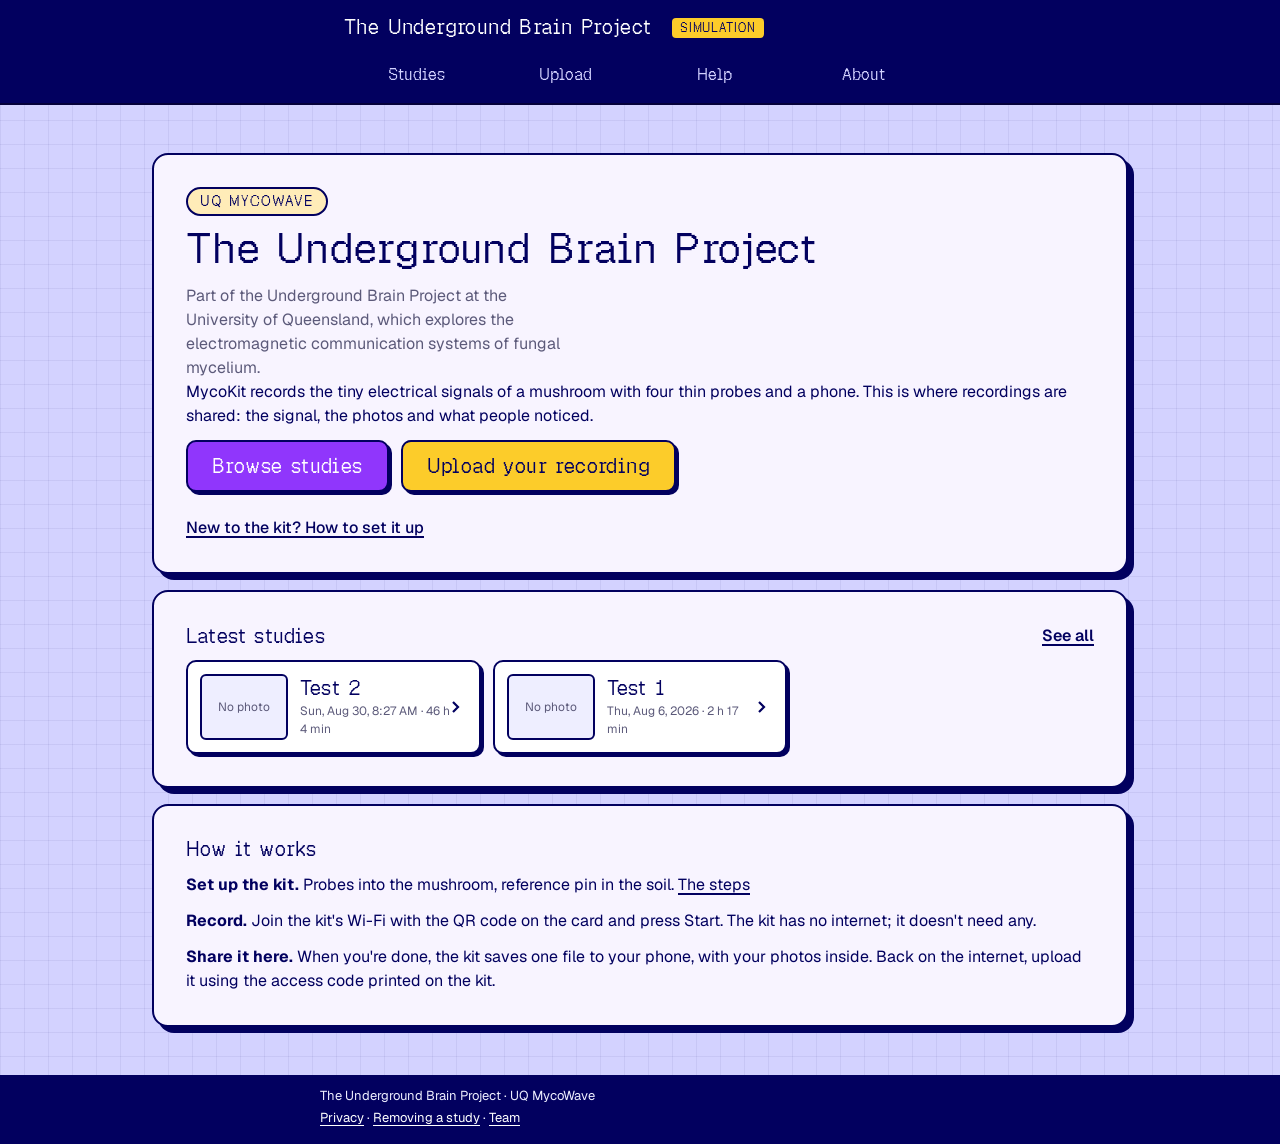
<file: website/index.html>
<!doctype html>
<html lang="en-AU">
<head>
  <meta charset="utf-8">
  <meta name="viewport" content="width=device-width, initial-scale=1">
  <!-- Unlisted, not private (W-19): kept out of search engines; anyone with the link can read it. -->
  <meta name="robots" content="noindex, nofollow, noarchive">
  <meta name="theme-color" content="#02005F">
  <title>Listening to fungi — The Underground Brain Project</title>
  <link rel="icon" type="image/svg+xml" href="assets/icon.svg">
  <link rel="preload" href="assets/fonts/GeistPixel-Square.woff2" as="font" type="font/woff2" crossorigin>
  <link rel="preload" href="assets/fonts/Geist-Variable.woff2" as="font" type="font/woff2" crossorigin>
  <link rel="stylesheet" href="css/reset.css">
  <link rel="stylesheet" href="css/base.css">
  <link rel="stylesheet" href="css/layout.css">
  <link rel="stylesheet" href="css/components.css">
  <link rel="stylesheet" href="css/site.css">
  <link rel="stylesheet" href="css/page_css/home.css">
  <script type="module" src="js/main.js"></script>
</head>

<body data-page="home">
  <a class="skip-link" href="#main">Skip to content</a>

  <header class="site-header">
    <div class="site-header__inner">
      <a class="wordmark wordmark--site" href="index.html">The Underground Brain Project</a>
    </div>
    <!-- main navigation is added by js/modules/shell.js (same on every page) -->
  </header>

  <main id="main" class="site-main" tabindex="-1">

    <!-- ===== W1 Home: what the project is, and what the kit does ===== -->
    <section class="panel hero" aria-labelledby="home-title">
      <p class="eyebrow">UQ MycoWave</p>
      <h1 id="home-title" class="panel__title">The Underground Brain Project</h1>
      <p class="panel__lead">Part of the Underground Brain Project at the University of Queensland, which explores the electromagnetic communication systems of fungal mycelium.</p>
      <p>MycoKit records the tiny electrical signals of a mushroom with four thin probes and a phone. This is where recordings are shared: the signal, the photos and what people noticed.</p>
      <div class="btn-row hero__actions">
        <a class="btn btn--primary" href="studies.html">Browse studies</a>
        <a class="btn btn--secondary" href="upload.html">Upload your recording</a>
      </div>
      <p class="help-link"><a href="tutorial.html">New to the kit? How to set it up</a></p>
    </section>

    <section class="panel" aria-labelledby="latest-title">
      <div class="panel__row">
        <h2 id="latest-title" class="panel__h2">Latest studies</h2>
        <a class="panel__more" href="studies.html">See all</a>
      </div>
      <ul class="cards" data-latest aria-live="polite"><li class="cards__loading">Loading…</li></ul>
    </section>

    <section class="panel" aria-labelledby="how-title">
      <h2 id="how-title" class="panel__h2">How it works</h2>
      <ol class="how">
        <li><strong>Set up the kit.</strong> Probes into the mushroom, reference pin in the soil. <a href="tutorial.html">The steps</a></li>
        <li><strong>Record.</strong> Join the kit's Wi-Fi with the QR code on the card and press Start. The kit has no internet; it doesn't need any.</li>
        <li><strong>Share it here.</strong> When you're done, the kit saves one file to your phone, with your photos inside. Back on the internet, upload it using the access code printed on the kit.</li>
      </ol>
    </section>

  </main>

  <footer class="site-foot">
    <div class="site-foot__inner">
      <p>The Underground Brain Project · UQ MycoWave</p>
      <p><a href="about.html#privacy">Privacy</a> · <a href="about.html#remove">Removing a study</a> · <a href="team.html">Team</a></p>
    </div>
  </footer>

  <!-- (the mushroom dock was removed from the website, Dwij 5 Oct 2026) -->
  <noscript>
    <p class="noscript">This website needs JavaScript. Turn it on in your browser settings and reload this page.</p>
  </noscript>
</body>
</html>
</file>
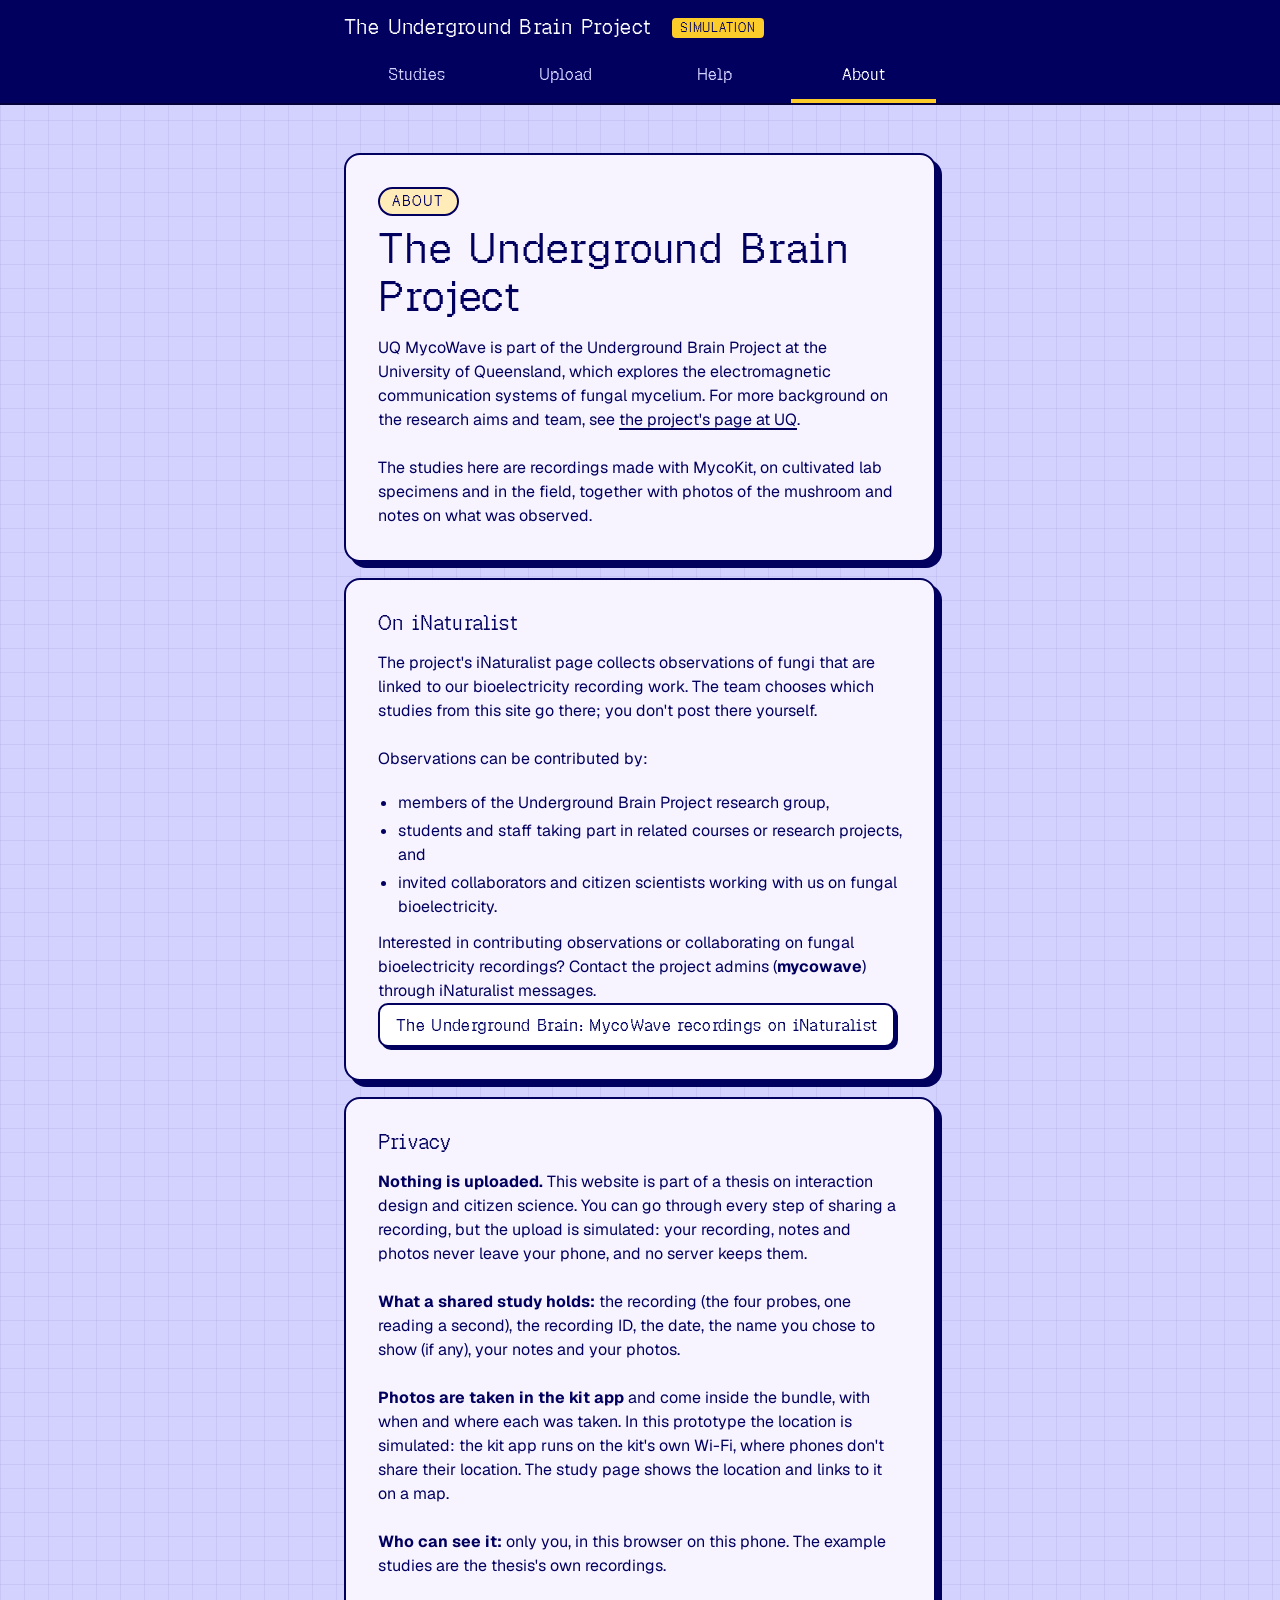
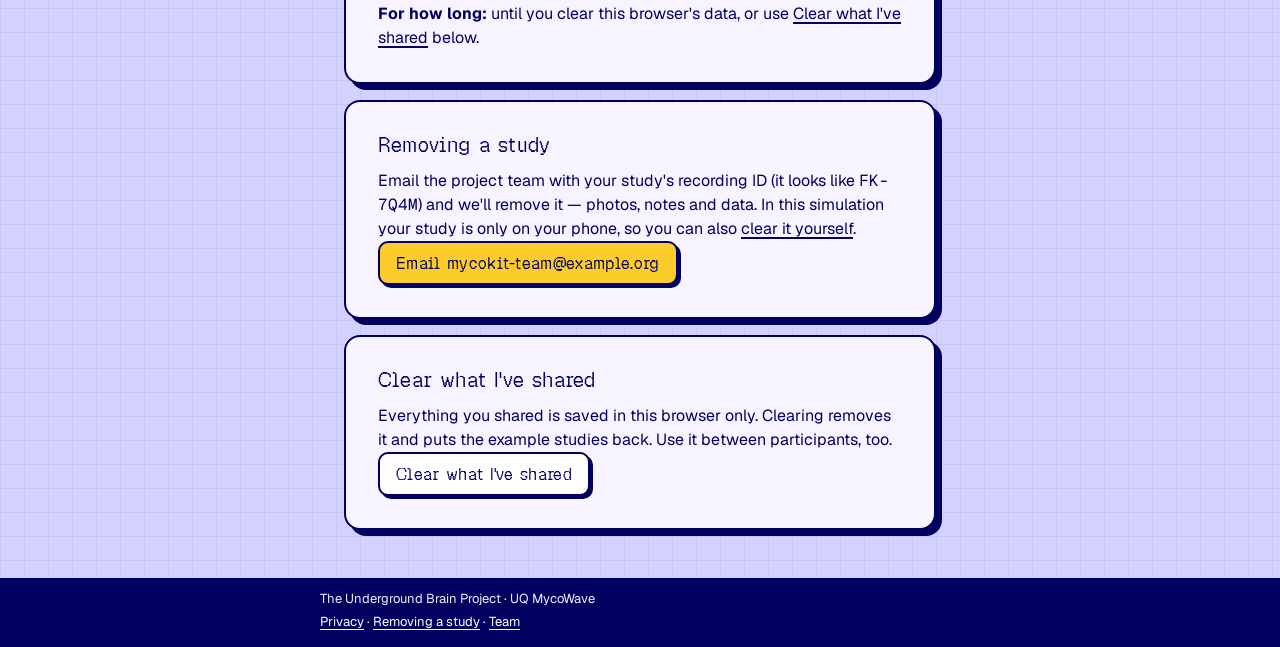
<file: website/about.html>
<!doctype html>
<html lang="en-AU">
<head>
  <meta charset="utf-8">
  <meta name="viewport" content="width=device-width, initial-scale=1">
  <!-- Unlisted, not private (W-19): kept out of search engines; anyone with the link can read it. -->
  <meta name="robots" content="noindex, nofollow, noarchive">
  <meta name="theme-color" content="#02005F">
  <title>About and privacy — The Underground Brain Project</title>
  <link rel="icon" type="image/svg+xml" href="assets/icon.svg">
  <link rel="preload" href="assets/fonts/GeistPixel-Square.woff2" as="font" type="font/woff2" crossorigin>
  <link rel="preload" href="assets/fonts/Geist-Variable.woff2" as="font" type="font/woff2" crossorigin>
  <link rel="stylesheet" href="css/reset.css">
  <link rel="stylesheet" href="css/base.css">
  <link rel="stylesheet" href="css/layout.css">
  <link rel="stylesheet" href="css/components.css">
  <link rel="stylesheet" href="css/site.css">
  <link rel="stylesheet" href="css/page_css/about.css">
  <script type="module" src="js/main.js"></script>
</head>

<body data-page="about">
  <a class="skip-link" href="#main">Skip to content</a>

  <header class="site-header">
    <div class="site-header__inner">
      <a class="wordmark wordmark--site" href="index.html">The Underground Brain Project</a>
    </div>
    <!-- main navigation is added by js/modules/shell.js (same on every page) -->
  </header>

  <main id="main" class="site-main" tabindex="-1">

    <!-- ===== W5 About and reference: the project, the iNaturalist page (W-13), privacy (W-08), removing a study (W-07) ===== -->
    <section class="panel" aria-labelledby="about-title">
      <p class="eyebrow">About</p>
      <h1 id="about-title" class="panel__title">The Underground Brain Project</h1>
      <div class="prose">
        <p>UQ MycoWave is part of the Underground Brain Project at the University of Queensland, which explores the electromagnetic communication systems of fungal mycelium. For more background on the research aims and team, see <a href="https://eecs.uq.edu.au/project/fungi" target="_blank" rel="noopener">the project's page at UQ</a>.</p>
        <p>The studies here are recordings made with MycoKit, on cultivated lab specimens and in the field, together with photos of the mushroom and notes on what was observed.</p>
      </div>
    </section>

    <section class="panel" aria-labelledby="inat-title">
      <h2 id="inat-title" class="panel__h2">On iNaturalist</h2>
      <div class="prose">
        <p>The project's iNaturalist page collects observations of fungi that are linked to our bioelectricity recording work. The team chooses which studies from this site go there; you don't post there yourself.</p>
        <p>Observations can be contributed by:</p>
        <ul class="list">
          <li>members of the Underground Brain Project research group,</li>
          <li>students and staff taking part in related courses or research projects, and</li>
          <li>invited collaborators and citizen scientists working with us on fungal bioelectricity.</li>
        </ul>
        <p>Interested in contributing observations or collaborating on fungal bioelectricity recordings? Contact the project admins (<strong>mycowave</strong>) through iNaturalist messages.</p>
      </div>
      <p><a class="btn btn--outline btn--small" href="#" data-inat target="_blank" rel="noopener">The Underground Brain: MycoWave recordings on iNaturalist</a></p>
    </section>

    <section class="panel" id="privacy" aria-labelledby="privacy-title">
      <h2 id="privacy-title" class="panel__h2">Privacy</h2>
      <div class="prose">
        <!-- Uploads are SIMULATED by design (Dwij, 5 Oct 2026): the thesis is about interaction design and the
             citizen-science flow, not about storing people's data. Nothing is sent to a server. -->
        <p><strong>Nothing is uploaded.</strong> This website is part of a thesis on interaction design and citizen science. You can go through every step of sharing a recording, but the upload is simulated: your recording, notes and photos never leave your phone, and no server keeps them.</p>
        <p><strong>What a shared study holds:</strong> the recording (the four probes, one reading a second), the recording ID, the date, the name you chose to show (if any), your notes and your photos.</p>
        <!-- 28 Oct 2026 (Dwij): photos are taken in the kit app and come inside the bundle; the location is simulated. -->
        <p><strong>Photos are taken in the kit app</strong> and come inside the bundle, with when and where each was taken. In this prototype the location is simulated: the kit app runs on the kit's own Wi-Fi, where phones don't share their location. The study page shows the location and links to it on a map.</p>
        <p><strong>Who can see it:</strong> only you, in this browser on this phone. The example studies are the thesis's own recordings.</p>
        <p><strong>For how long:</strong> until you clear this browser's data, or use <a href="#clear">Clear what I've shared</a> below.</p>
      </div>
    </section>

    <section class="panel" id="remove" aria-labelledby="remove-title">
      <h2 id="remove-title" class="panel__h2">Removing a study</h2>
      <p>Email the project team with your study's recording ID (it looks like <span class="num">FK-7Q4M</span>) and we'll remove it — photos, notes and data. In this simulation your study is only on your phone, so you can also <a href="#clear">clear it yourself</a>.</p>
      <p><a class="btn btn--secondary btn--small" href="#" data-email>Email the team</a></p>
    </section>

    <!-- Clears this browser: the studies shared here go, the examples come back. (Was "Mock tools".) -->
    <section class="panel demo-tools" id="clear" aria-labelledby="clear-title" data-mock-tools hidden>
      <h2 id="clear-title" class="panel__h2">Clear what I've shared</h2>
      <p>Everything you shared is saved in this browser only. Clearing removes it and puts the example studies back. Use it between participants, too.</p>
      <button class="btn btn--outline btn--small" type="button" data-reset>Clear what I've shared</button>
    </section>

  </main>

  <footer class="site-foot">
    <div class="site-foot__inner">
      <p>The Underground Brain Project · UQ MycoWave</p>
      <p><a href="about.html#privacy">Privacy</a> · <a href="about.html#remove">Removing a study</a> · <a href="team.html">Team</a></p>
    </div>
  </footer>

  <!-- (the mushroom dock was removed from the website, Dwij 5 Oct 2026) -->
  <noscript>
    <p class="noscript">This website needs JavaScript. Turn it on in your browser settings and reload this page.</p>
  </noscript>
</body>
</html>
</file>
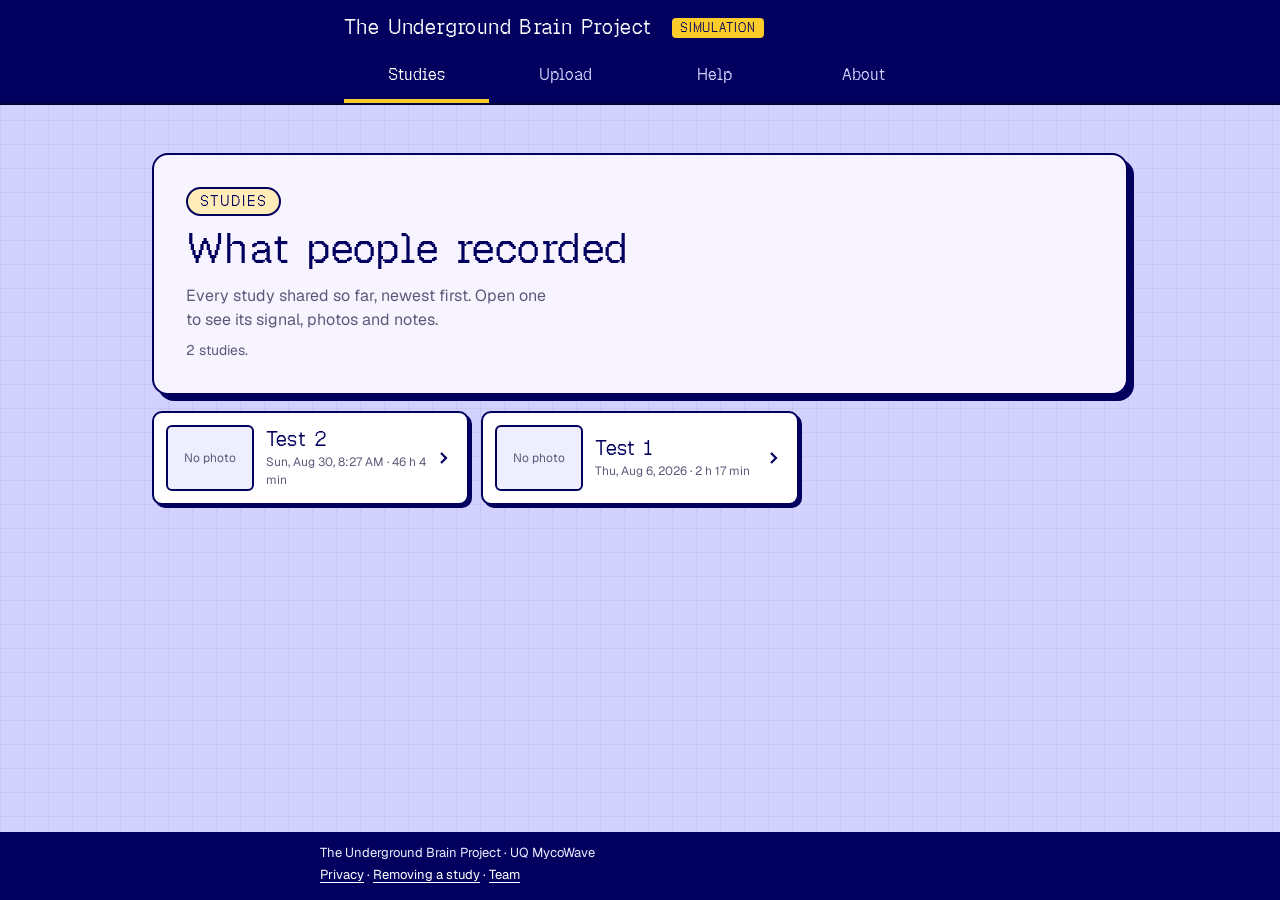
<file: website/studies.html>
<!doctype html>
<html lang="en-AU">
<head>
  <meta charset="utf-8">
  <meta name="viewport" content="width=device-width, initial-scale=1">
  <!-- Unlisted, not private (W-19): kept out of search engines; anyone with the link can read it. -->
  <meta name="robots" content="noindex, nofollow, noarchive">
  <meta name="theme-color" content="#02005F">
  <title>Studies — The Underground Brain Project</title>
  <link rel="icon" type="image/svg+xml" href="assets/icon.svg">
  <link rel="preload" href="assets/fonts/GeistPixel-Square.woff2" as="font" type="font/woff2" crossorigin>
  <link rel="preload" href="assets/fonts/Geist-Variable.woff2" as="font" type="font/woff2" crossorigin>
  <link rel="stylesheet" href="css/reset.css">
  <link rel="stylesheet" href="css/base.css">
  <link rel="stylesheet" href="css/layout.css">
  <link rel="stylesheet" href="css/components.css">
  <link rel="stylesheet" href="css/site.css">
  <link rel="stylesheet" href="css/page_css/studies.css">
  <script type="module" src="js/main.js"></script>
</head>

<body data-page="studies">
  <a class="skip-link" href="#main">Skip to content</a>

  <header class="site-header">
    <div class="site-header__inner">
      <a class="wordmark wordmark--site" href="index.html">The Underground Brain Project</a>
    </div>
    <!-- main navigation is added by js/modules/shell.js (same on every page) -->
  </header>

  <main id="main" class="site-main" tabindex="-1">

    <!-- ===== W2 Browse studies (W-10): newest first ===== -->
    <section class="panel" aria-labelledby="studies-title">
      <p class="eyebrow">Studies</p>
      <h1 id="studies-title" class="panel__title">What people recorded</h1>
      <p class="panel__lead">Every study shared so far, newest first. Open one to see its signal, photos and notes.</p>
      <p class="studies__count" data-count aria-live="polite"></p>
    </section>

    <ul class="cards cards--grid" data-list aria-labelledby="studies-title"><li class="cards__loading">Loading…</li></ul>

    <section class="panel empty" data-empty hidden>
      <h2 class="panel__h2">No studies yet</h2>
      <p>Be the first: record with the kit, then upload it here.</p>
      <p><a class="btn btn--primary" href="upload.html">Upload a recording</a></p>
    </section>

  </main>

  <footer class="site-foot">
    <div class="site-foot__inner">
      <p>The Underground Brain Project · UQ MycoWave</p>
      <p><a href="about.html#privacy">Privacy</a> · <a href="about.html#remove">Removing a study</a> · <a href="team.html">Team</a></p>
    </div>
  </footer>

  <!-- (the mushroom dock was removed from the website, Dwij 5 Oct 2026) -->
  <noscript>
    <p class="noscript">This website needs JavaScript. Turn it on in your browser settings and reload this page.</p>
  </noscript>
</body>
</html>
</file>
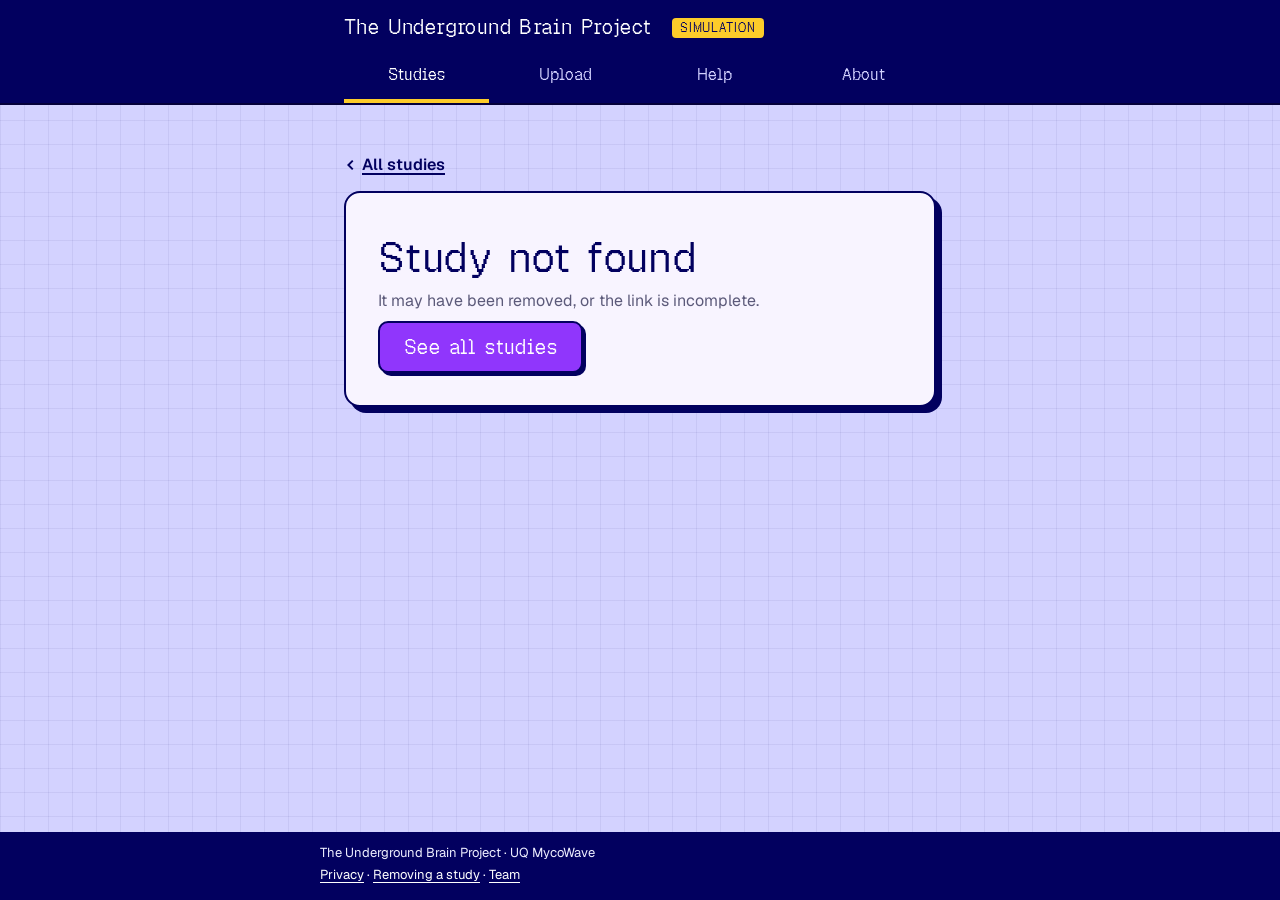
<file: website/study.html>
<!doctype html>
<html lang="en-AU">
<head>
  <meta charset="utf-8">
  <meta name="viewport" content="width=device-width, initial-scale=1">
  <!-- Unlisted, not private (W-19): kept out of search engines; anyone with the link can read it. -->
  <meta name="robots" content="noindex, nofollow, noarchive">
  <meta name="theme-color" content="#02005F">
  <title>Study — The Underground Brain Project</title>
  <link rel="icon" type="image/svg+xml" href="assets/icon.svg">
  <link rel="preload" href="assets/fonts/GeistPixel-Square.woff2" as="font" type="font/woff2" crossorigin>
  <link rel="preload" href="assets/fonts/Geist-Variable.woff2" as="font" type="font/woff2" crossorigin>
  <link rel="stylesheet" href="css/reset.css">
  <link rel="stylesheet" href="css/base.css">
  <link rel="stylesheet" href="css/layout.css">
  <link rel="stylesheet" href="css/components.css">
  <link rel="stylesheet" href="css/site.css">
  <link rel="stylesheet" href="css/page_css/study.css">
  <script type="module" src="js/main.js"></script>
</head>

<body data-page="study">
  <a class="skip-link" href="#main">Skip to content</a>

  <header class="site-header">
    <div class="site-header__inner">
      <a class="wordmark wordmark--site" href="index.html">The Underground Brain Project</a>
    </div>
    <!-- main navigation is added by js/modules/shell.js (same on every page) -->
  </header>

  <main id="main" class="site-main" tabindex="-1">

    <p class="crumb"><a href="studies.html"><svg viewBox="0 0 16 16" width="14" height="14" aria-hidden="true"><path d="M10 3L5 8l5 5" fill="none" stroke="currentColor" stroke-width="2.2"/></svg>All studies</a></p>

    <!-- ===== W2a Study page: photos · date · trace · data file · notes · place (from the photos) ===== -->
    <div data-study aria-live="polite"><p class="panel">Loading…</p></div>

    <section class="panel empty" data-missing hidden>
      <h1 class="panel__title">Study not found</h1>
      <p>It may have been removed, or the link is incomplete.</p>
      <p><a class="btn btn--primary" href="studies.html">See all studies</a></p>
    </section>

  </main>

  <footer class="site-foot">
    <div class="site-foot__inner">
      <p>The Underground Brain Project · UQ MycoWave</p>
      <p><a href="about.html#privacy">Privacy</a> · <a href="about.html#remove">Removing a study</a> · <a href="team.html">Team</a></p>
    </div>
  </footer>

  <!-- (the mushroom dock was removed from the website, Dwij 5 Oct 2026) -->
  <noscript>
    <p class="noscript">This website needs JavaScript. Turn it on in your browser settings and reload this page.</p>
  </noscript>
</body>
</html>
</file>
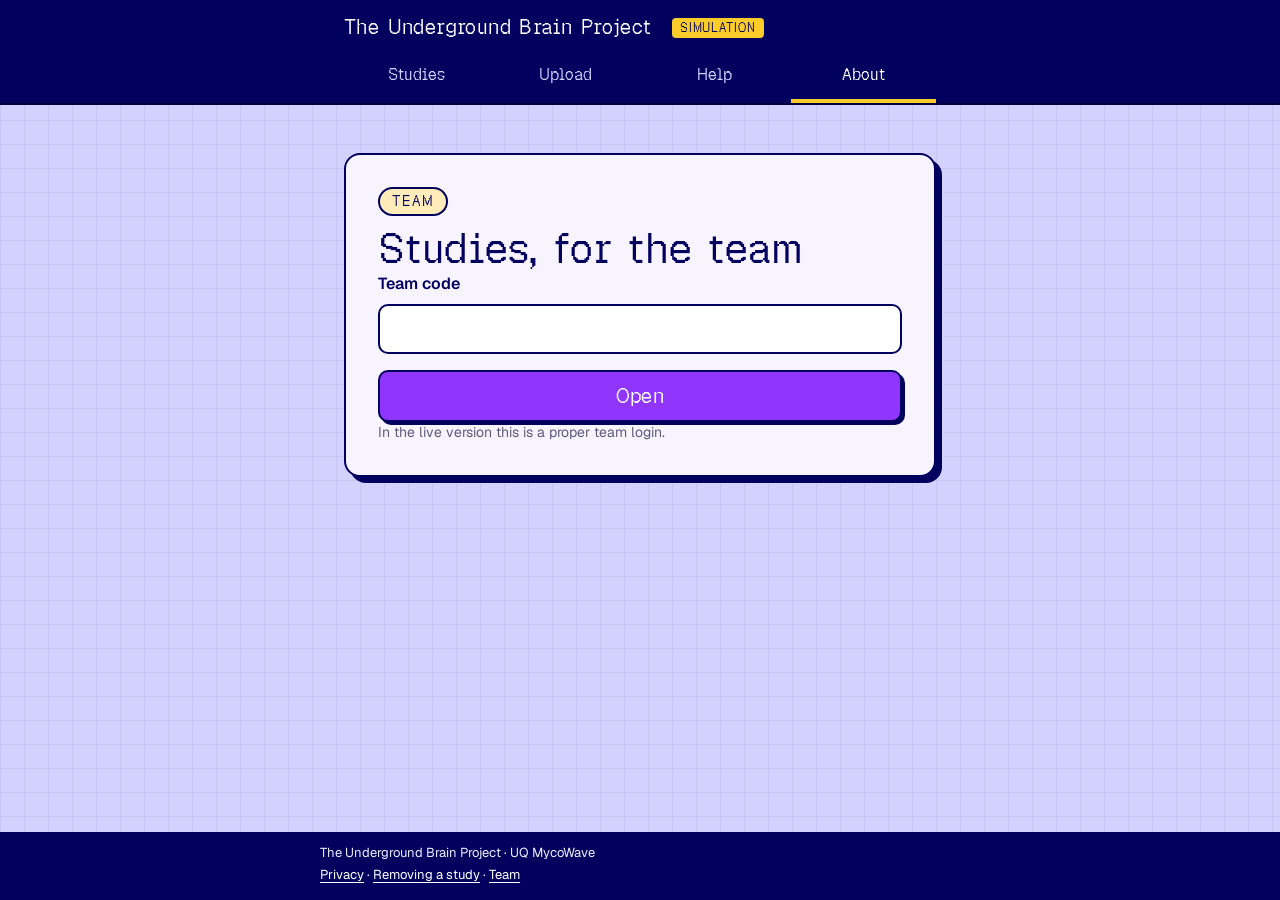
<file: website/team.html>
<!doctype html>
<html lang="en-AU">
<head>
  <meta charset="utf-8">
  <meta name="viewport" content="width=device-width, initial-scale=1">
  <!-- Unlisted, not private (W-19): kept out of search engines; anyone with the link can read it. -->
  <meta name="robots" content="noindex, nofollow, noarchive">
  <meta name="theme-color" content="#02005F">
  <title>Team — The Underground Brain Project</title>
  <link rel="icon" type="image/svg+xml" href="assets/icon.svg">
  <link rel="preload" href="assets/fonts/GeistPixel-Square.woff2" as="font" type="font/woff2" crossorigin>
  <link rel="preload" href="assets/fonts/Geist-Variable.woff2" as="font" type="font/woff2" crossorigin>
  <link rel="stylesheet" href="css/reset.css">
  <link rel="stylesheet" href="css/base.css">
  <link rel="stylesheet" href="css/layout.css">
  <link rel="stylesheet" href="css/components.css">
  <link rel="stylesheet" href="css/site.css">
  <link rel="stylesheet" href="css/page_css/team.css">
  <script type="module" src="js/main.js"></script>
</head>

<body data-page="team">
  <a class="skip-link" href="#main">Skip to content</a>

  <header class="site-header">
    <div class="site-header__inner">
      <a class="wordmark wordmark--site" href="index.html">The Underground Brain Project</a>
    </div>
    <!-- main navigation is added by js/modules/shell.js (same on every page) -->
  </header>

  <main id="main" class="site-main" tabindex="-1">

    <!-- ===== Team: moderation (W-21) and the iNaturalist list (W-20). Not linked in the menu. ===== -->
    <section class="panel" aria-labelledby="team-title">
      <p class="eyebrow">Team</p>
      <h1 id="team-title" class="panel__title">Studies, for the team</h1>
      <form class="stack" data-team-form novalidate>
        <div class="field">
          <label class="field__label" for="team-code">Team code</label>
          <input class="field__input field__input--code num" id="team-code" type="password" autocomplete="off" aria-describedby="team-error" required>
          <p class="field__error" id="team-error" data-team-error hidden></p>
        </div>
        <button class="btn btn--primary" type="submit">Open</button>
      </form>
      <p class="field__hint" data-team-hint>In the live version this is a proper team login.</p>
    </section>

    <section class="panel" data-team-list-panel hidden aria-labelledby="team-list-title">
      <h2 id="team-list-title" class="panel__h2">All studies</h2>
      <p class="field__hint">Hidden studies don't appear on the website. "Remove for good" is for when a contributor emails to ask.</p>
      <ul class="team-list" data-team-list></ul>
    </section>

  </main>

  <footer class="site-foot">
    <div class="site-foot__inner">
      <p>The Underground Brain Project · UQ MycoWave</p>
      <p><a href="about.html#privacy">Privacy</a> · <a href="about.html#remove">Removing a study</a> · <a href="team.html">Team</a></p>
    </div>
  </footer>

  <!-- (the mushroom dock was removed from the website, Dwij 5 Oct 2026) -->
  <noscript>
    <p class="noscript">This website needs JavaScript. Turn it on in your browser settings and reload this page.</p>
  </noscript>
</body>
</html>
</file>
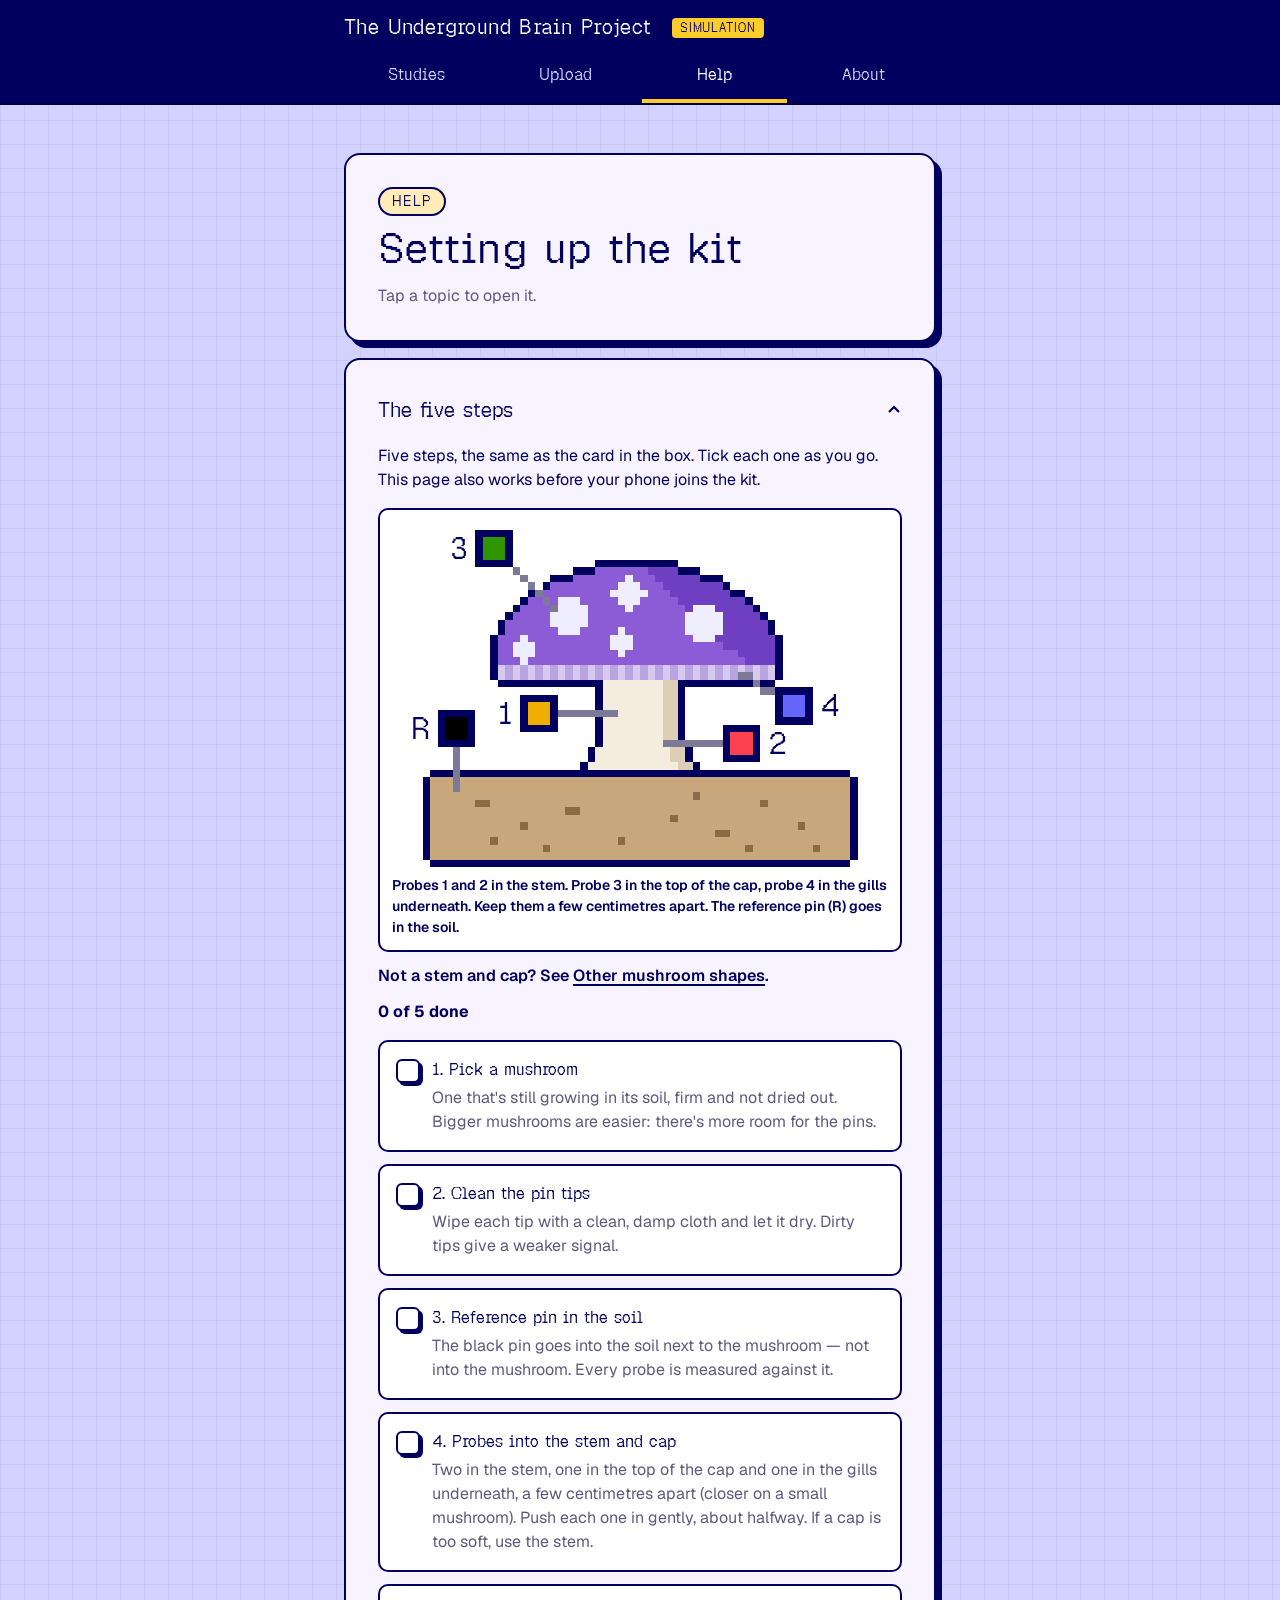
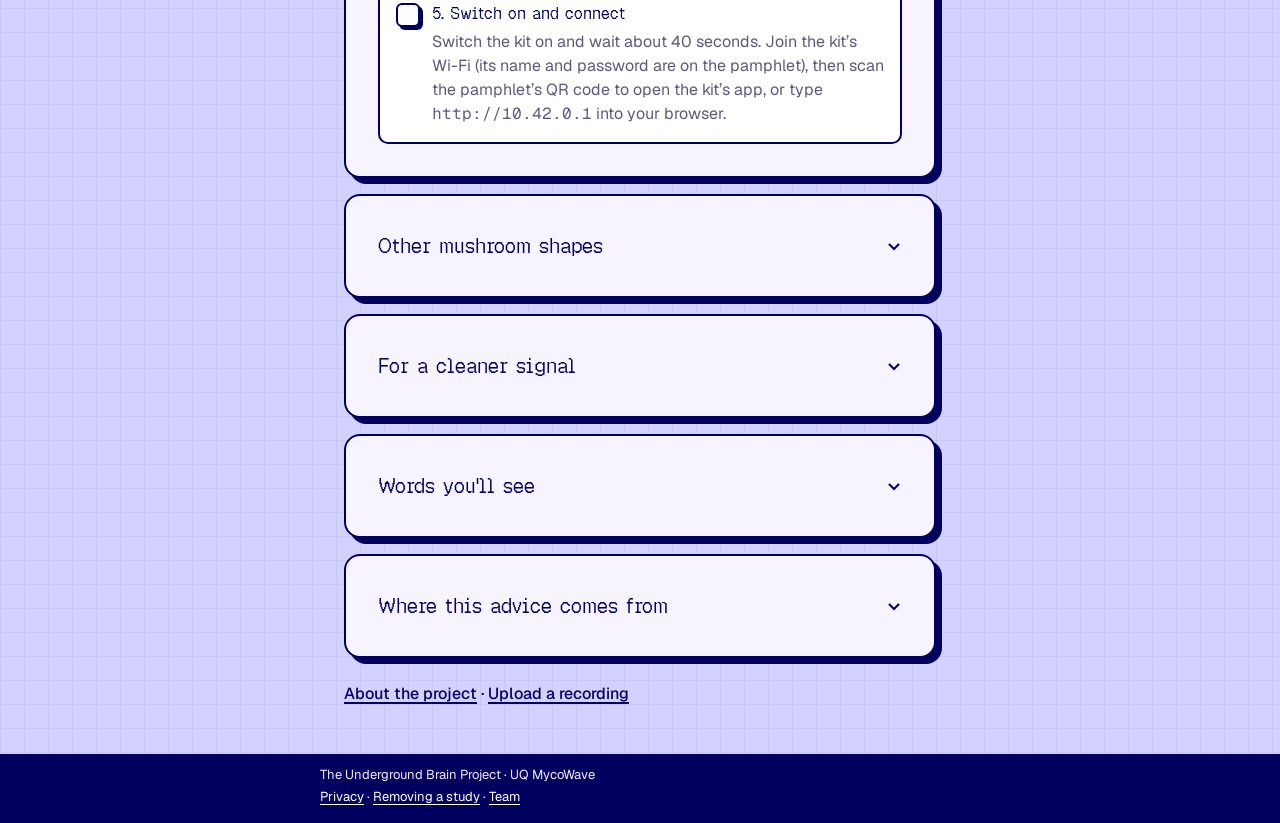
<file: website/tutorial.html>
<!doctype html>
<html lang="en-AU">
<head>
  <meta charset="utf-8">
  <meta name="viewport" content="width=device-width, initial-scale=1">
  <!-- Unlisted, not private (W-19): kept out of search engines; anyone with the link can read it. -->
  <meta name="robots" content="noindex, nofollow, noarchive">
  <meta name="theme-color" content="#02005F">
  <title>How to set up the kit — The Underground Brain Project</title>
  <link rel="icon" type="image/svg+xml" href="assets/icon.svg">
  <link rel="preload" href="assets/fonts/GeistPixel-Square.woff2" as="font" type="font/woff2" crossorigin>
  <link rel="preload" href="assets/fonts/Geist-Variable.woff2" as="font" type="font/woff2" crossorigin>
  <link rel="stylesheet" href="css/reset.css">
  <link rel="stylesheet" href="css/base.css">
  <link rel="stylesheet" href="css/layout.css">
  <link rel="stylesheet" href="css/components.css">
  <link rel="stylesheet" href="css/site.css">
  <link rel="stylesheet" href="css/page_css/help.css">
  <script type="module" src="js/main.js"></script>
</head>

<body data-page="help">
  <a class="skip-link" href="#main">Skip to content</a>

  <header class="site-header">
    <div class="site-header__inner">
      <a class="wordmark wordmark--site" href="index.html">The Underground Brain Project</a>
    </div>
    <!-- main navigation is added by js/modules/shell.js (same on every page) -->
  </header>

  <main id="main" class="site-main" tabindex="-1">

    <!-- ===== W4 Tutorial (W-11): the kit app's Help page, reachable before joining the kit. F-34 – F-36. Placement advice from published studies (sources at the bottom) ===== -->
    <!-- Help topics open and close (Dwij, 5 Oct 2026): each heading is a button (js/modules/accordion.js).
         Without JavaScript every topic stays open. Each topic has an id, so tutorial.html#tips opens that one. -->
    <section class="panel" aria-labelledby="help-title">
      <p class="eyebrow">Help</p>
      <h1 id="help-title" class="panel__title">Setting up the kit</h1>
      <p class="panel__lead">Tap a topic to open it.</p>
    </section>

    <section class="panel topic" id="steps" aria-labelledby="steps-title" data-topic data-open>
      <h2 id="steps-title" class="panel__h2 topic__h" data-topic-heading>The five steps</h2>
      <div class="topic__body" id="steps-body" data-topic-body>
      <p>Five steps, the same as the card in the box. Tick each one as you go. This page also works before your phone joins the kit.</p>

      <!-- where things go: pixel drawing in the kit's own retro style (3 Oct 2026, replaces the earlier vector sketch).
           Generated on a 64 × 46 grid; each block is one <path>, colours from base.css. Labelled in words as well. -->
      <figure class="placement">
        <svg viewBox="0 0 320 230" shape-rendering="crispEdges" role="img" aria-labelledby="pl-title pl-desc"><title id="pl-title">Where the pins go</title><desc id="pl-desc">Probes 1 and 2 go into the stem from either side. Probe 3 goes into the top of the cap. Probe 4 goes into the gills under the cap, from below. The reference pin, R, goes into the soil next to the mushroom, not into the mushroom.</desc><path d="M50 5h25v5h-25zM50 10h5v5h-5zM70 10h5v5h-5zM50 15h5v5h-5zM70 15h5v5h-5zM50 20h5v5h-5zM70 20h5v5h-5zM50 25h25v5h-25zM130 25h55v5h-55zM115 30h15v5h-15zM185 30h15v5h-15zM100 35h15v5h-15zM200 35h15v5h-15zM95 40h5v5h-5zM215 40h5v5h-5zM85 45h5v5h-5zM220 45h10v5h-10zM80 50h5v5h-5zM230 50h5v5h-5zM75 55h5v5h-5zM235 55h5v5h-5zM70 60h5v5h-5zM240 60h5v5h-5zM65 65h5v5h-5zM245 65h5v5h-5zM65 70h5v5h-5zM245 70h5v5h-5zM60 75h5v5h-5zM250 75h5v5h-5zM60 80h5v5h-5zM250 80h5v5h-5zM60 85h5v5h-5zM250 85h5v5h-5zM60 90h5v5h-5zM250 90h5v5h-5zM60 95h5v5h-5zM250 95h5v5h-5zM60 100h5v5h-5zM250 100h5v5h-5zM65 105h70v5h-70zM185 105h50v5h-50zM240 105h10v5h-10zM130 110h5v5h-5zM185 110h5v5h-5zM250 110h25v5h-25zM80 115h25v5h-25zM130 115h5v5h-5zM185 115h5v5h-5zM250 115h5v5h-5zM270 115h5v5h-5zM80 120h5v5h-5zM100 120h5v5h-5zM130 120h5v5h-5zM185 120h5v5h-5zM250 120h5v5h-5zM270 120h5v5h-5zM25 125h25v5h-25zM80 125h5v5h-5zM100 125h5v5h-5zM185 125h5v5h-5zM250 125h5v5h-5zM270 125h5v5h-5zM25 130h5v5h-5zM45 130h5v5h-5zM80 130h5v5h-5zM100 130h5v5h-5zM130 130h5v5h-5zM185 130h5v5h-5zM250 130h25v5h-25zM25 135h5v5h-5zM45 135h5v5h-5zM80 135h25v5h-25zM130 135h5v5h-5zM185 135h5v5h-5zM215 135h25v5h-25zM25 140h5v5h-5zM45 140h5v5h-5zM130 140h5v5h-5zM185 140h5v5h-5zM215 140h5v5h-5zM235 140h5v5h-5zM25 145h25v5h-25zM130 145h5v5h-5zM215 145h5v5h-5zM235 145h5v5h-5zM125 150h5v5h-5zM190 150h5v5h-5zM215 150h5v5h-5zM235 150h5v5h-5zM125 155h5v5h-5zM190 155h5v5h-5zM215 155h25v5h-25zM120 160h5v5h-5zM195 160h5v5h-5zM20 165h15v5h-15zM40 165h260v5h-260zM15 170h5v5h-5zM300 170h5v5h-5zM15 175h5v5h-5zM300 175h5v5h-5zM15 180h5v5h-5zM300 180h5v5h-5zM15 185h5v5h-5zM300 185h5v5h-5zM15 190h5v5h-5zM300 190h5v5h-5zM15 195h5v5h-5zM300 195h5v5h-5zM15 200h5v5h-5zM300 200h5v5h-5zM15 205h5v5h-5zM300 205h5v5h-5zM15 210h5v5h-5zM300 210h5v5h-5zM15 215h5v5h-5zM300 215h5v5h-5zM15 220h5v5h-5zM300 220h5v5h-5zM20 225h280v5h-280z" style="fill:var(--ink)"/><path d="M55 10h15v5h-15zM55 15h15v5h-15zM55 20h15v5h-15z" style="fill:var(--probe-3)"/><path d="M75 30h5v5h-5zM80 35h5v5h-5zM85 40h5v5h-5zM90 45h5v5h-5zM95 50h5v5h-5zM100 55h5v5h-5zM225 100h10v5h-10zM235 105h5v5h-5zM240 110h10v5h-10zM105 125h40v5h-40zM175 145h40v5h-40zM35 150h5v5h-5zM35 155h5v5h-5zM35 160h5v5h-5zM35 165h5v5h-5zM35 170h5v5h-5zM35 175h5v5h-5z" fill="#7C7A96"/><path d="M130 30h35v5h-35zM115 35h35v5h-35zM155 35h15v5h-15zM100 40h45v5h-45zM160 40h15v5h-15zM95 45h45v5h-45zM165 45h15v5h-15zM85 50h10v5h-10zM100 50h5v5h-5zM120 50h25v5h-25zM160 50h25v5h-25zM80 55h20v5h-20zM125 55h25v5h-25zM155 55h35v5h-35zM75 60h25v5h-25zM125 60h65v5h-65zM70 65h30v5h-30zM125 65h65v5h-65zM70 70h35v5h-35zM120 70h25v5h-25zM150 70h40v5h-40zM65 75h15v5h-15zM85 75h55v5h-55zM155 75h40v5h-40zM65 80h10v5h-10zM90 80h50v5h-50zM155 80h60v5h-60zM65 85h10v5h-10zM90 85h55v5h-55zM150 85h75v5h-75zM65 90h15v5h-15zM85 90h145v5h-145z" style="fill:var(--cap)"/><path d="M165 30h20v5h-20zM170 35h30v5h-30zM175 40h40v5h-40zM180 45h40v5h-40zM185 50h45v5h-45zM190 55h5v5h-5zM210 55h25v5h-25zM215 60h25v5h-25zM215 65h30v5h-30zM215 70h30v5h-30zM210 75h40v5h-40zM215 80h35v5h-35zM225 85h25v5h-25zM230 90h20v5h-20z" fill="#6E3FC0"/><path d="M150 35h5v5h-5zM145 40h15v5h-15zM140 45h25v5h-25zM105 50h15v5h-15zM145 50h15v5h-15zM105 55h20v5h-20zM150 55h5v5h-5zM195 55h15v5h-15zM100 60h25v5h-25zM190 60h25v5h-25zM100 65h25v5h-25zM190 65h25v5h-25zM105 70h15v5h-15zM145 70h5v5h-5zM190 70h25v5h-25zM80 75h5v5h-5zM140 75h15v5h-15zM195 75h15v5h-15zM75 80h15v5h-15zM140 80h15v5h-15zM75 85h15v5h-15zM145 85h5v5h-5zM80 90h5v5h-5z" style="fill:var(--lavender-50)"/><path d="M65 95h5v5h-5zM75 95h5v5h-5zM85 95h5v5h-5zM95 95h5v5h-5zM105 95h5v5h-5zM115 95h5v5h-5zM125 95h5v5h-5zM135 95h5v5h-5zM145 95h5v5h-5zM155 95h5v5h-5zM165 95h5v5h-5zM175 95h5v5h-5zM185 95h5v5h-5zM195 95h5v5h-5zM205 95h5v5h-5zM215 95h5v5h-5zM225 95h5v5h-5zM235 95h5v5h-5zM245 95h5v5h-5zM65 100h5v5h-5zM75 100h5v5h-5zM85 100h5v5h-5zM95 100h5v5h-5zM105 100h5v5h-5zM115 100h5v5h-5zM125 100h5v5h-5zM135 100h5v5h-5zM145 100h5v5h-5zM155 100h5v5h-5zM165 100h5v5h-5zM175 100h5v5h-5zM185 100h5v5h-5zM195 100h5v5h-5zM205 100h5v5h-5zM215 100h5v5h-5zM235 100h5v5h-5zM245 100h5v5h-5z" fill="#D7C9EE"/><path d="M70 95h5v5h-5zM80 95h5v5h-5zM90 95h5v5h-5zM100 95h5v5h-5zM110 95h5v5h-5zM120 95h5v5h-5zM130 95h5v5h-5zM140 95h5v5h-5zM150 95h5v5h-5zM160 95h5v5h-5zM170 95h5v5h-5zM180 95h5v5h-5zM190 95h5v5h-5zM200 95h5v5h-5zM210 95h5v5h-5zM220 95h5v5h-5zM230 95h5v5h-5zM240 95h5v5h-5zM70 100h5v5h-5zM80 100h5v5h-5zM90 100h5v5h-5zM100 100h5v5h-5zM110 100h5v5h-5zM120 100h5v5h-5zM130 100h5v5h-5zM140 100h5v5h-5zM150 100h5v5h-5zM160 100h5v5h-5zM170 100h5v5h-5zM180 100h5v5h-5zM190 100h5v5h-5zM200 100h5v5h-5zM210 100h5v5h-5zM220 100h5v5h-5zM240 100h5v5h-5z" fill="#B9A3E0"/><path d="M135 105h40v5h-40zM135 110h40v5h-40zM135 115h40v5h-40zM135 120h40v5h-40zM145 125h30v5h-30zM135 130h40v5h-40zM135 135h40v5h-40zM135 140h40v5h-40zM135 145h40v5h-40zM130 150h50v5h-50zM130 155h50v5h-50zM125 160h60v5h-60z" style="fill:var(--stem)"/><path d="M175 105h10v5h-10zM175 110h10v5h-10zM175 115h10v5h-10zM175 120h10v5h-10zM175 125h10v5h-10zM175 130h10v5h-10zM175 135h10v5h-10zM175 140h10v5h-10zM180 150h10v5h-10zM180 155h10v5h-10zM185 160h10v5h-10z" fill="#DCCFB6"/><path d="M255 115h15v5h-15zM255 120h15v5h-15zM255 125h15v5h-15z" style="fill:var(--probe-4)"/><path d="M85 120h15v5h-15zM85 125h15v5h-15zM85 130h15v5h-15z" style="fill:var(--probe-1)"/><path d="M30 130h15v5h-15zM30 135h15v5h-15zM30 140h15v5h-15z" fill="#000000"/><path d="M220 140h15v5h-15zM220 145h15v5h-15zM220 150h15v5h-15z" style="fill:var(--probe-2)"/><path d="M20 170h15v5h-15zM40 170h260v5h-260zM20 175h15v5h-15zM40 175h260v5h-260zM20 180h175v5h-175zM200 180h100v5h-100zM20 185h30v5h-30zM60 185h180v5h-180zM245 185h55v5h-55zM20 190h90v5h-90zM120 190h180v5h-180zM20 195h160v5h-160zM185 195h115v5h-115zM20 200h60v5h-60zM85 200h180v5h-180zM270 200h30v5h-30zM20 205h190v5h-190zM220 205h80v5h-80zM20 210h40v5h-40zM65 210h80v5h-80zM150 210h150v5h-150zM20 215h75v5h-75zM100 215h130v5h-130zM235 215h40v5h-40zM280 215h20v5h-20zM20 220h280v5h-280z" style="fill:var(--soil)"/><path d="M195 180h5v5h-5zM50 185h10v5h-10zM240 185h5v5h-5zM110 190h10v5h-10zM180 195h5v5h-5zM80 200h5v5h-5zM265 200h5v5h-5zM210 205h10v5h-10zM60 210h5v5h-5zM145 210h5v5h-5zM95 215h5v5h-5zM230 215h5v5h-5zM275 215h5v5h-5z" style="fill:var(--soil-dark)"/><text x="75" y="134.5" text-anchor="end" class="placement__label">1</text><text x="245" y="154.5" text-anchor="start" class="placement__label">2</text><text x="45" y="24.5" text-anchor="end" class="placement__label">3</text><text x="280" y="129.5" text-anchor="start" class="placement__label">4</text><text x="20" y="144.5" text-anchor="end" class="placement__label">R</text></svg>
        <figcaption>Probes 1 and 2 in the stem. Probe 3 in the top of the cap, probe 4 in the gills underneath. Keep them a few centimetres apart. The reference pin (R) goes in the soil.</figcaption>
      </figure>
      <p class="shape-link">Not a stem and cap? See <a href="#shapes">Other mushroom shapes</a>.</p>

      <p class="progress" data-progress aria-live="polite">0 of 5 done</p>

      <ol class="steps" data-steps>
        <li class="step">
          <label class="check check--step"><input type="checkbox" data-step-check><span class="check__box" aria-hidden="true"></span>
            <span><strong class="step__title">1. Pick a mushroom</strong>
            <span class="step__body">One that's still growing in its soil, firm and not dried out. Bigger mushrooms are easier: there's more room for the pins.</span></span>
          </label>
        </li>
        <li class="step">
          <label class="check check--step"><input type="checkbox" data-step-check><span class="check__box" aria-hidden="true"></span>
            <span><strong class="step__title">2. Clean the pin tips</strong>
            <span class="step__body">Wipe each tip with a clean, damp cloth and let it dry. Dirty tips give a weaker signal.</span></span>
          </label>
        </li>
        <li class="step">
          <label class="check check--step"><input type="checkbox" data-step-check><span class="check__box" aria-hidden="true"></span>
            <span><strong class="step__title">3. Reference pin in the soil</strong>
            <span class="step__body">The black pin goes into the soil next to the mushroom — not into the mushroom. Every probe is measured against it.</span></span>
          </label>
        </li>
        <li class="step">
          <label class="check check--step"><input type="checkbox" data-step-check><span class="check__box" aria-hidden="true"></span>
            <span><strong class="step__title">4. Probes into the stem and cap</strong>
            <span class="step__body">Two in the stem, one in the top of the cap and one in the gills underneath, a few centimetres apart (closer on a small mushroom). Push each one in gently, about halfway. If a cap is too soft, use the stem.</span></span>
          </label>
        </li>
        <li class="step">
          <label class="check check--step"><input type="checkbox" data-step-check><span class="check__box" aria-hidden="true"></span>
            <span><strong class="step__title">5. Switch on and connect</strong>
            <span class="step__body">Switch the kit on and wait about 40 seconds. Join the kit’s Wi-Fi (its name and password are on the pamphlet), then scan the pamphlet’s QR code to open the kit’s app, or type <span class="num">http://10.42.0.1</span> into your browser.</span></span>
          </label>
        </li>
      </ol>
      </div>
    </section>

    <!-- Other shapes (Dwij, 19 Oct 2026): the same pixel drawings and placements as the Probe Guide pamphlet.
         They are the team's starting point, not from a published study (see "Where this advice comes from"). -->
    <section class="panel topic" id="shapes" aria-labelledby="shapes-title" data-topic>
      <h2 id="shapes-title" class="panel__h2 topic__h" data-topic-heading>Other mushroom shapes</h2>
      <div class="topic__body" id="shapes-body" data-topic-body>
      <p>The five steps are for a mushroom with a stem and cap. For any other shape, spread the pins out from the base to the far end, a few centimetres apart, and push each one in once. The black reference pin always goes into what the mushroom grows from, never into the mushroom.</p>

      <article class="shape" aria-labelledby="shape-bracket-h">
        <h3 id="shape-bracket-h" class="shape__name">Bracket</h3>
        <p class="shape__like">Grows on wood, like turkey tail and reishi.</p>
        <figure class="placement">
          <svg viewBox="0 0 320 230" shape-rendering="crispEdges" role="img" aria-labelledby="pl-bracket-title pl-bracket-desc"><title id="pl-bracket-title">Where the pins go: bracket on wood</title><desc id="pl-bracket-desc">Probes 1 and 2 go into the bracket near where it joins the wood, 1 from above and 2 from below. Probe 3 goes into the thickest part, on top. Probe 4 goes into the soft outer edge. The reference pin, R, goes into the wood below the bracket.</desc><path d="M15 5h70v5h-70zM95 5h25v5h-25zM150 5h25v5h-25zM15 10h5v5h-5zM80 10h5v5h-5zM95 10h5v5h-5zM115 10h5v5h-5zM150 10h5v5h-5zM170 10h5v5h-5zM15 15h5v5h-5zM80 15h5v5h-5zM95 15h5v5h-5zM115 15h5v5h-5zM150 15h5v5h-5zM170 15h5v5h-5zM15 20h5v5h-5zM80 20h5v5h-5zM95 20h5v5h-5zM115 20h5v5h-5zM150 20h5v5h-5zM170 20h5v5h-5zM15 25h5v5h-5zM80 25h5v5h-5zM95 25h25v5h-25zM150 25h25v5h-25zM15 30h5v5h-5zM80 30h5v5h-5zM15 35h5v5h-5zM80 35h5v5h-5zM15 40h5v5h-5zM80 40h5v5h-5zM15 45h5v5h-5zM80 45h5v5h-5zM15 50h5v5h-5zM85 50h20v5h-20zM110 50h15v5h-15zM15 55h5v5h-5zM125 55h35v5h-35zM15 60h5v5h-5zM165 60h15v5h-15zM15 65h5v5h-5zM180 65h15v5h-15zM15 70h5v5h-5zM195 70h10v5h-10zM15 75h5v5h-5zM205 75h10v5h-10zM15 80h5v5h-5zM215 80h5v5h-5zM15 85h5v5h-5zM220 85h5v5h-5zM15 90h5v5h-5zM225 90h5v5h-5zM15 95h5v5h-5zM230 95h5v5h-5zM270 95h25v5h-25zM15 100h5v5h-5zM230 100h5v5h-5zM270 100h5v5h-5zM290 100h5v5h-5zM15 105h5v5h-5zM270 105h5v5h-5zM290 105h5v5h-5zM15 110h5v5h-5zM215 110h15v5h-15zM270 110h5v5h-5zM290 110h5v5h-5zM15 115h5v5h-5zM185 115h30v5h-30zM270 115h25v5h-25zM15 120h5v5h-5zM85 120h20v5h-20zM110 120h75v5h-75zM15 125h5v5h-5zM80 125h5v5h-5zM15 130h5v5h-5zM80 130h5v5h-5zM15 135h5v5h-5zM80 135h5v5h-5zM15 140h5v5h-5zM80 140h5v5h-5zM15 145h5v5h-5zM80 145h5v5h-5zM15 150h5v5h-5zM80 150h5v5h-5zM95 150h25v5h-25zM15 155h5v5h-5zM80 155h5v5h-5zM95 155h5v5h-5zM115 155h5v5h-5zM15 160h5v5h-5zM80 160h5v5h-5zM95 160h5v5h-5zM115 160h5v5h-5zM15 165h5v5h-5zM80 165h5v5h-5zM95 165h5v5h-5zM115 165h5v5h-5zM15 170h5v5h-5zM80 170h5v5h-5zM95 170h25v5h-25zM15 175h5v5h-5zM80 175h5v5h-5zM15 180h5v5h-5zM80 180h5v5h-5zM15 185h5v5h-5zM80 185h5v5h-5zM15 190h5v5h-5zM80 190h5v5h-5zM115 190h25v5h-25zM15 195h5v5h-5zM80 195h5v5h-5zM115 195h5v5h-5zM135 195h5v5h-5zM15 200h5v5h-5zM115 200h5v5h-5zM135 200h5v5h-5zM15 205h5v5h-5zM80 205h5v5h-5zM115 205h5v5h-5zM135 205h5v5h-5zM15 210h5v5h-5zM80 210h5v5h-5zM115 210h25v5h-25zM15 215h5v5h-5zM80 215h5v5h-5zM15 220h5v5h-5zM80 220h5v5h-5zM15 225h70v5h-70z" style="fill:var(--ink)"/><path d="M20 10h10v5h-10zM35 10h20v5h-20zM60 10h10v5h-10zM75 10h5v5h-5zM20 15h10v5h-10zM35 15h5v5h-5zM45 15h10v5h-10zM60 15h10v5h-10zM75 15h5v5h-5zM20 20h5v5h-5zM35 20h20v5h-20zM60 20h10v5h-10zM75 20h5v5h-5zM20 25h10v5h-10zM35 25h20v5h-20zM60 25h20v5h-20zM20 30h10v5h-10zM35 30h20v5h-20zM60 30h20v5h-20zM20 35h10v5h-10zM35 35h20v5h-20zM60 35h5v5h-5zM70 35h10v5h-10zM20 40h10v5h-10zM35 40h15v5h-15zM60 40h20v5h-20zM20 45h10v5h-10zM40 45h15v5h-15zM60 45h10v5h-10zM75 45h5v5h-5zM25 50h5v5h-5zM35 50h20v5h-20zM60 50h10v5h-10zM20 55h10v5h-10zM35 55h20v5h-20zM60 55h10v5h-10zM20 60h10v5h-10zM35 60h20v5h-20zM60 60h10v5h-10zM20 65h10v5h-10zM35 65h20v5h-20zM65 65h5v5h-5zM20 70h10v5h-10zM35 70h10v5h-10zM50 70h5v5h-5zM60 70h15v5h-15zM20 75h10v5h-10zM35 75h20v5h-20zM60 75h15v5h-15zM20 80h10v5h-10zM35 80h20v5h-20zM60 80h15v5h-15zM20 85h10v5h-10zM35 85h20v5h-20zM60 85h15v5h-15zM20 90h10v5h-10zM35 90h20v5h-20zM60 90h10v5h-10zM20 95h10v5h-10zM35 95h20v5h-20zM60 95h10v5h-10zM20 100h10v5h-10zM35 100h5v5h-5zM45 100h10v5h-10zM60 100h10v5h-10zM20 105h5v5h-5zM35 105h20v5h-20zM60 105h10v5h-10zM20 110h10v5h-10zM35 110h20v5h-20zM60 110h10v5h-10zM20 115h10v5h-10zM35 115h20v5h-20zM60 115h15v5h-15zM20 120h10v5h-10zM35 120h20v5h-20zM60 120h5v5h-5zM70 120h5v5h-5zM20 125h10v5h-10zM35 125h15v5h-15zM60 125h15v5h-15zM20 130h10v5h-10zM40 130h15v5h-15zM60 130h20v5h-20zM25 135h5v5h-5zM35 135h20v5h-20zM60 135h10v5h-10zM75 135h5v5h-5zM20 140h10v5h-10zM35 140h20v5h-20zM60 140h10v5h-10zM75 140h5v5h-5zM20 145h10v5h-10zM35 145h20v5h-20zM60 145h10v5h-10zM20 150h10v5h-10zM35 150h20v5h-20zM65 150h5v5h-5zM75 150h5v5h-5zM20 155h10v5h-10zM35 155h10v5h-10zM50 155h5v5h-5zM60 155h10v5h-10zM75 155h5v5h-5zM20 160h10v5h-10zM35 160h20v5h-20zM60 160h20v5h-20zM20 165h10v5h-10zM35 165h20v5h-20zM60 165h20v5h-20zM20 170h10v5h-10zM35 170h20v5h-20zM60 170h20v5h-20zM20 175h10v5h-10zM35 175h20v5h-20zM60 175h10v5h-10zM75 175h5v5h-5zM20 180h10v5h-10zM35 180h20v5h-20zM60 180h10v5h-10zM75 180h5v5h-5zM20 185h10v5h-10zM35 185h5v5h-5zM45 185h10v5h-10zM60 185h10v5h-10zM75 185h5v5h-5zM20 190h5v5h-5zM35 190h20v5h-20zM60 190h10v5h-10zM75 190h5v5h-5zM20 195h10v5h-10zM35 195h20v5h-20zM60 195h10v5h-10zM75 195h5v5h-5zM20 200h10v5h-10zM35 200h20v5h-20zM60 200h5v5h-5zM20 205h10v5h-10zM35 205h20v5h-20zM60 205h5v5h-5zM70 205h10v5h-10zM20 210h10v5h-10zM35 210h15v5h-15zM60 210h20v5h-20zM20 215h10v5h-10zM40 215h15v5h-15zM60 215h20v5h-20zM25 220h5v5h-5zM35 220h20v5h-20zM60 220h20v5h-20z" style="fill:var(--soil-dark)"/><path d="M30 10h5v5h-5zM55 10h5v5h-5zM70 10h5v5h-5zM30 15h5v5h-5zM55 15h5v5h-5zM70 15h5v5h-5zM30 20h5v5h-5zM55 20h5v5h-5zM70 20h5v5h-5zM30 25h5v5h-5zM55 25h5v5h-5zM30 30h5v5h-5zM55 30h5v5h-5zM30 35h5v5h-5zM55 35h5v5h-5zM30 40h5v5h-5zM55 40h5v5h-5zM30 45h5v5h-5zM55 45h5v5h-5zM70 45h5v5h-5zM30 50h5v5h-5zM55 50h5v5h-5zM70 50h5v5h-5zM30 55h5v5h-5zM55 55h5v5h-5zM70 55h5v5h-5zM30 60h5v5h-5zM55 60h5v5h-5zM70 60h5v5h-5zM30 65h5v5h-5zM55 65h5v5h-5zM70 65h5v5h-5zM30 70h5v5h-5zM55 70h5v5h-5zM30 75h5v5h-5zM55 75h5v5h-5zM30 80h5v5h-5zM55 80h5v5h-5zM30 85h5v5h-5zM55 85h5v5h-5zM30 90h5v5h-5zM55 90h5v5h-5zM70 90h5v5h-5zM30 95h5v5h-5zM55 95h5v5h-5zM70 95h5v5h-5zM30 100h5v5h-5zM55 100h5v5h-5zM70 100h5v5h-5zM30 105h5v5h-5zM55 105h5v5h-5zM70 105h5v5h-5zM30 110h5v5h-5zM55 110h5v5h-5zM70 110h5v5h-5zM30 115h5v5h-5zM55 115h5v5h-5zM30 120h5v5h-5zM55 120h5v5h-5zM30 125h5v5h-5zM55 125h5v5h-5zM30 130h5v5h-5zM55 130h5v5h-5zM30 135h5v5h-5zM55 135h5v5h-5zM70 135h5v5h-5zM30 140h5v5h-5zM55 140h5v5h-5zM70 140h5v5h-5zM30 145h5v5h-5zM55 145h5v5h-5zM70 145h5v5h-5zM30 150h5v5h-5zM55 150h5v5h-5zM70 150h5v5h-5zM30 155h5v5h-5zM55 155h5v5h-5zM70 155h5v5h-5zM30 160h5v5h-5zM55 160h5v5h-5zM30 165h5v5h-5zM55 165h5v5h-5zM30 170h5v5h-5zM55 170h5v5h-5zM30 175h5v5h-5zM55 175h5v5h-5zM30 180h5v5h-5zM55 180h5v5h-5zM70 180h5v5h-5zM30 185h5v5h-5zM55 185h5v5h-5zM70 185h5v5h-5zM30 190h5v5h-5zM55 190h5v5h-5zM70 190h5v5h-5zM30 195h5v5h-5zM55 195h5v5h-5zM70 195h5v5h-5zM30 200h5v5h-5zM55 200h5v5h-5zM30 205h5v5h-5zM55 205h5v5h-5zM30 210h5v5h-5zM55 210h5v5h-5zM30 215h5v5h-5zM55 215h5v5h-5zM30 220h5v5h-5zM55 220h5v5h-5z" style="fill:var(--soil)"/><path d="M100 10h15v5h-15zM100 15h15v5h-15zM100 20h15v5h-15z" style="fill:var(--probe-1)"/><path d="M155 10h15v5h-15zM155 15h15v5h-15zM155 20h15v5h-15z" style="fill:var(--probe-3)"/><path d="M40 15h5v5h-5zM25 20h5v5h-5zM65 35h5v5h-5zM50 40h5v5h-5zM35 45h5v5h-5zM20 50h5v5h-5zM60 65h5v5h-5zM45 70h5v5h-5zM40 100h5v5h-5zM25 105h5v5h-5zM65 120h5v5h-5zM50 125h5v5h-5zM35 130h5v5h-5zM20 135h5v5h-5zM75 145h5v5h-5zM60 150h5v5h-5zM45 155h5v5h-5zM70 175h5v5h-5zM40 185h5v5h-5zM25 190h5v5h-5zM65 205h5v5h-5zM50 210h5v5h-5zM35 215h5v5h-5zM20 220h5v5h-5z" fill="#6E5236"/><path d="M105 30h5v5h-5zM160 30h5v5h-5zM105 35h5v5h-5zM160 35h5v5h-5zM105 40h5v5h-5zM160 40h5v5h-5zM105 45h5v5h-5zM160 45h5v5h-5zM105 50h5v5h-5zM160 50h5v5h-5zM105 55h5v5h-5zM160 55h5v5h-5zM105 60h5v5h-5zM160 60h5v5h-5zM105 65h5v5h-5zM160 65h5v5h-5zM160 70h5v5h-5zM220 105h50v5h-50zM105 115h5v5h-5zM105 120h5v5h-5zM105 125h5v5h-5zM105 130h5v5h-5zM105 135h5v5h-5zM105 140h5v5h-5zM105 145h5v5h-5zM65 200h50v5h-50z" fill="#7C7A96"/><path d="M75 50h10v5h-10zM75 55h30v5h-30zM110 55h15v5h-15zM130 60h30v5h-30zM155 65h5v5h-5zM165 65h15v5h-15zM175 70h20v5h-20zM185 75h20v5h-20zM195 80h20v5h-20zM200 85h20v5h-20zM205 90h20v5h-20zM210 95h20v5h-20zM210 100h20v5h-20zM210 105h10v5h-10zM195 110h20v5h-20zM165 115h20v5h-20zM75 120h10v5h-10zM75 125h5v5h-5z" style="fill:var(--stem)"/><path d="M75 60h30v5h-30zM110 60h20v5h-20zM75 65h30v5h-30zM110 65h45v5h-45zM120 70h40v5h-40zM165 70h10v5h-10zM140 75h45v5h-45zM75 80h50v5h-50zM155 80h40v5h-40zM85 85h55v5h-55zM165 85h35v5h-35zM115 90h35v5h-35zM175 90h30v5h-30zM125 95h30v5h-30zM175 95h35v5h-35zM130 100h25v5h-25zM180 100h30v5h-30zM125 105h30v5h-30zM175 105h35v5h-35z" style="fill:var(--cap)"/><path d="M75 70h45v5h-45zM75 75h65v5h-65zM125 80h30v5h-30zM75 85h10v5h-10zM140 85h25v5h-25zM75 90h40v5h-40zM150 90h25v5h-25zM75 95h50v5h-50zM155 95h20v5h-20zM75 100h55v5h-55zM155 100h25v5h-25zM75 105h50v5h-50zM155 105h20v5h-20z" fill="#6E3FC0"/><path d="M275 100h15v5h-15zM275 105h15v5h-15zM275 110h15v5h-15z" style="fill:var(--probe-4)"/><path d="M75 110h5v5h-5zM85 110h5v5h-5zM95 110h5v5h-5zM105 110h5v5h-5zM115 110h5v5h-5zM125 110h5v5h-5zM135 110h5v5h-5zM145 110h5v5h-5zM155 110h5v5h-5zM165 110h5v5h-5zM175 110h5v5h-5zM185 110h5v5h-5zM75 115h5v5h-5zM85 115h5v5h-5zM95 115h5v5h-5zM115 115h5v5h-5zM125 115h5v5h-5zM135 115h5v5h-5zM145 115h5v5h-5zM155 115h5v5h-5z" fill="#D7C9EE"/><path d="M80 110h5v5h-5zM90 110h5v5h-5zM100 110h5v5h-5zM110 110h5v5h-5zM120 110h5v5h-5zM130 110h5v5h-5zM140 110h5v5h-5zM150 110h5v5h-5zM160 110h5v5h-5zM170 110h5v5h-5zM180 110h5v5h-5zM190 110h5v5h-5zM80 115h5v5h-5zM90 115h5v5h-5zM100 115h5v5h-5zM110 115h5v5h-5zM120 115h5v5h-5zM130 115h5v5h-5zM140 115h5v5h-5zM150 115h5v5h-5zM160 115h5v5h-5z" fill="#B9A3E0"/><path d="M100 155h15v5h-15zM100 160h15v5h-15zM100 165h15v5h-15z" style="fill:var(--probe-2)"/><path d="M120 195h15v5h-15zM120 200h15v5h-15zM120 205h15v5h-15z" fill="#000000"/><text x="125" y="24.5" text-anchor="start" class="placement__label">1</text><text x="180" y="24.5" text-anchor="start" class="placement__label">3</text><text x="125" y="169.5" text-anchor="start" class="placement__label">2</text><text x="300" y="114.5" text-anchor="start" class="placement__label">4</text><text x="145" y="209.5" text-anchor="start" class="placement__label">R</text></svg>
          <figcaption>1 and 2 near the wood · 3 in the middle · 4 in the outer edge · R in the wood</figcaption>
        </figure>
        <ul class="pins">
          <li><span class="pins__keys"><span class="pin pin--r">R</span></span><span>Into the wood, a hand’s width from the bracket.</span></li>
          <li><span class="pins__keys"><span class="pin pin--1">1</span><span class="pin pin--2">2</span></span><span>Near where it meets the wood: 1 from above, 2 from below.</span></li>
          <li><span class="pins__keys"><span class="pin pin--3">3</span></span><span>Into the middle, from above.</span></li>
          <li><span class="pins__keys"><span class="pin pin--4">4</span></span><span>Into the soft outer edge.</span></li>
        </ul>
        <p class="note note--plain"><strong>Tip:</strong> old brackets can be as hard as wood. If a pin won’t go in, don’t force it: move it towards the soft, pale edge.</p>
      </article>

      <article class="shape" aria-labelledby="shape-cluster-h">
        <h3 id="shape-cluster-h" class="shape__name">Cluster</h3>
        <p class="shape__like">Grows in a bunch, like oyster mushrooms and maitake.</p>
        <figure class="placement">
          <svg viewBox="0 0 320 230" shape-rendering="crispEdges" role="img" aria-labelledby="pl-cluster-title pl-cluster-desc"><title id="pl-cluster-title">Where the pins go: a cluster</title><desc id="pl-cluster-desc">All four probes go into the biggest mushroom of the bunch. Probes 1 and 2 go into the shared base, one from each side. Probe 3 goes into the middle of the biggest cap, from above. Probe 4 goes into the outer edge of the same cap. The reference pin, R, goes into the block.</desc><path d="M145 0h25v5h-25zM145 5h5v5h-5zM165 5h5v5h-5zM145 10h5v5h-5zM165 10h5v5h-5zM145 15h5v5h-5zM165 15h5v5h-5zM145 20h25v5h-25zM230 25h40v5h-40zM220 30h10v5h-10zM270 30h10v5h-10zM210 35h10v5h-10zM280 35h10v5h-10zM50 40h40v5h-40zM135 40h20v5h-20zM160 40h20v5h-20zM205 40h5v5h-5zM290 40h5v5h-5zM40 45h10v5h-10zM90 45h10v5h-10zM120 45h15v5h-15zM180 45h15v5h-15zM200 45h5v5h-5zM295 45h5v5h-5zM30 50h10v5h-10zM100 50h20v5h-20zM195 50h10v5h-10zM295 50h5v5h-5zM25 55h5v5h-5zM100 55h10v5h-10zM205 55h10v5h-10zM300 55h5v5h-5zM20 60h5v5h-5zM95 60h5v5h-5zM215 60h5v5h-5zM300 60h5v5h-5zM20 65h5v5h-5zM90 65h5v5h-5zM220 65h5v5h-5zM300 65h5v5h-5zM15 70h5v5h-5zM85 70h5v5h-5zM225 70h5v5h-5zM300 70h5v5h-5zM15 75h5v5h-5zM80 75h5v5h-5zM230 75h5v5h-5zM300 75h5v5h-5zM15 80h5v5h-5zM75 80h5v5h-5zM235 80h5v5h-5zM300 80h5v5h-5zM15 85h5v5h-5zM75 85h5v5h-5zM235 85h65v5h-65zM15 90h5v5h-5zM70 90h5v5h-5zM240 90h5v5h-5zM15 95h60v5h-60zM240 95h5v5h-5zM70 100h5v5h-5zM240 100h5v5h-5zM270 100h25v5h-25zM70 105h5v5h-5zM240 105h5v5h-5zM270 105h5v5h-5zM290 105h5v5h-5zM70 110h5v5h-5zM270 110h5v5h-5zM290 110h5v5h-5zM70 115h5v5h-5zM240 115h5v5h-5zM270 115h5v5h-5zM290 115h5v5h-5zM25 120h25v5h-25zM70 120h175v5h-175zM270 120h25v5h-25zM25 125h5v5h-5zM45 125h5v5h-5zM125 125h5v5h-5zM185 125h5v5h-5zM25 130h5v5h-5zM45 130h5v5h-5zM75 130h25v5h-25zM125 130h5v5h-5zM185 130h5v5h-5zM235 130h25v5h-25zM25 135h5v5h-5zM45 135h5v5h-5zM75 135h5v5h-5zM95 135h5v5h-5zM120 135h5v5h-5zM190 135h5v5h-5zM235 135h5v5h-5zM255 135h5v5h-5zM25 140h25v5h-25zM75 140h5v5h-5zM95 140h5v5h-5zM235 140h5v5h-5zM255 140h5v5h-5zM75 145h5v5h-5zM95 145h5v5h-5zM120 145h5v5h-5zM190 145h5v5h-5zM235 145h5v5h-5zM255 145h5v5h-5zM75 150h25v5h-25zM115 150h5v5h-5zM195 150h5v5h-5zM235 150h25v5h-25zM115 155h5v5h-5zM195 155h5v5h-5zM115 160h5v5h-5zM195 160h5v5h-5zM110 165h5v5h-5zM200 165h5v5h-5zM15 170h20v5h-20zM40 170h70v5h-70zM205 170h100v5h-100zM15 175h5v5h-5zM300 175h5v5h-5zM15 180h5v5h-5zM300 180h5v5h-5zM15 185h5v5h-5zM300 185h5v5h-5zM15 190h5v5h-5zM300 190h5v5h-5zM15 195h5v5h-5zM300 195h5v5h-5zM15 200h5v5h-5zM300 200h5v5h-5zM15 205h5v5h-5zM300 205h5v5h-5zM15 210h5v5h-5zM300 210h5v5h-5zM15 215h5v5h-5zM300 215h5v5h-5zM15 220h5v5h-5zM300 220h5v5h-5zM15 225h290v5h-290z" style="fill:var(--ink)"/><path d="M150 5h15v5h-15zM150 10h15v5h-15zM150 15h15v5h-15z" style="fill:var(--probe-3)"/><path d="M155 25h5v5h-5zM155 30h5v5h-5zM155 35h5v5h-5zM155 40h5v5h-5zM155 45h5v5h-5zM155 50h5v5h-5zM155 55h5v5h-5zM225 110h45v5h-45zM100 140h45v5h-45zM175 140h60v5h-60zM35 145h5v5h-5zM35 150h5v5h-5zM35 155h5v5h-5zM35 160h5v5h-5zM35 165h5v5h-5zM35 170h5v5h-5zM35 175h5v5h-5zM35 180h5v5h-5z" fill="#7C7A96"/><path d="M230 30h20v5h-20zM255 30h15v5h-15zM220 35h25v5h-25zM250 35h20v5h-20zM210 40h30v5h-30zM245 40h25v5h-25zM50 45h10v5h-10zM65 45h25v5h-25zM135 45h20v5h-20zM160 45h20v5h-20zM205 45h65v5h-65zM40 50h15v5h-15zM60 50h30v5h-30zM120 50h35v5h-35zM160 50h35v5h-35zM205 50h65v5h-65zM30 55h20v5h-20zM55 55h30v5h-30zM110 55h45v5h-45zM160 55h30v5h-30zM215 55h55v5h-55zM25 60h65v5h-65zM100 60h10v5h-10zM120 60h80v5h-80zM220 60h50v5h-50zM25 65h65v5h-65zM95 65h10v5h-10zM115 65h85v5h-85zM225 65h45v5h-45zM20 70h65v5h-65zM90 70h110v5h-110zM230 70h40v5h-40zM20 75h60v5h-60zM85 75h115v5h-115zM235 75h35v5h-35zM20 80h55v5h-55zM80 80h50v5h-50zM140 80h60v5h-60zM240 80h30v5h-30zM20 85h55v5h-55zM80 85h120v5h-120zM20 90h50v5h-50zM75 90h125v5h-125zM75 95h125v5h-125zM75 100h125v5h-125zM75 105h125v5h-125zM75 110h125v5h-125z" style="fill:var(--cap)"/><path d="M250 30h5v5h-5zM245 35h5v5h-5zM240 40h5v5h-5zM275 40h5v5h-5zM60 45h5v5h-5zM55 50h5v5h-5zM90 50h5v5h-5zM50 55h5v5h-5zM85 55h5v5h-5zM190 55h10v5h-10zM110 60h10v5h-10zM105 65h10v5h-10zM130 80h10v5h-10z" style="fill:var(--lavender-50)"/><path d="M270 35h10v5h-10zM270 40h5v5h-5zM280 40h10v5h-10zM270 45h25v5h-25zM95 50h5v5h-5zM270 50h25v5h-25zM90 55h10v5h-10zM200 55h5v5h-5zM270 55h30v5h-30zM90 60h5v5h-5zM200 60h15v5h-15zM270 60h30v5h-30zM200 65h20v5h-20zM270 65h30v5h-30zM200 70h25v5h-25zM270 70h30v5h-30zM200 75h30v5h-30zM270 75h30v5h-30zM200 80h35v5h-35zM270 80h30v5h-30zM200 85h35v5h-35zM200 90h40v5h-40zM200 95h40v5h-40zM200 100h40v5h-40zM200 105h40v5h-40zM200 110h25v5h-25z" fill="#6E3FC0"/><path d="M275 105h15v5h-15zM275 110h15v5h-15zM275 115h15v5h-15z" style="fill:var(--probe-4)"/><path d="M75 115h5v5h-5zM85 115h5v5h-5zM95 115h5v5h-5zM105 115h5v5h-5zM115 115h5v5h-5zM125 115h5v5h-5zM135 115h5v5h-5zM145 115h5v5h-5zM155 115h5v5h-5zM165 115h5v5h-5zM175 115h5v5h-5zM185 115h5v5h-5zM195 115h5v5h-5zM205 115h5v5h-5zM215 115h5v5h-5zM225 115h5v5h-5zM235 115h5v5h-5z" fill="#D7C9EE"/><path d="M80 115h5v5h-5zM90 115h5v5h-5zM100 115h5v5h-5zM110 115h5v5h-5zM120 115h5v5h-5zM130 115h5v5h-5zM140 115h5v5h-5zM150 115h5v5h-5zM160 115h5v5h-5zM170 115h5v5h-5zM180 115h5v5h-5zM190 115h5v5h-5zM200 115h5v5h-5zM210 115h5v5h-5zM220 115h5v5h-5zM230 115h5v5h-5z" fill="#B9A3E0"/><path d="M30 125h15v5h-15zM30 130h15v5h-15zM30 135h15v5h-15z" fill="#000000"/><path d="M130 125h45v5h-45zM130 130h45v5h-45zM125 135h55v5h-55zM145 140h30v5h-30zM125 145h55v5h-55zM120 150h65v5h-65zM120 155h65v5h-65zM120 160h65v5h-65zM115 165h75v5h-75zM110 170h80v5h-80z" style="fill:var(--stem)"/><path d="M175 125h10v5h-10zM175 130h10v5h-10zM180 135h10v5h-10zM180 145h10v5h-10zM185 150h10v5h-10zM185 155h10v5h-10zM185 160h10v5h-10zM190 165h10v5h-10zM190 170h15v5h-15z" fill="#DCCFB6"/><path d="M80 135h15v5h-15zM80 140h15v5h-15zM80 145h15v5h-15z" style="fill:var(--probe-1)"/><path d="M240 135h15v5h-15zM240 140h15v5h-15zM240 145h15v5h-15z" style="fill:var(--probe-2)"/><path d="M20 175h15v5h-15zM40 175h25v5h-25zM70 175h85v5h-85zM160 175h125v5h-125zM290 175h10v5h-10zM20 180h15v5h-15zM40 180h15v5h-15zM60 180h25v5h-25zM90 180h15v5h-15zM110 180h5v5h-5zM120 180h5v5h-5zM130 180h70v5h-70zM205 180h95v5h-95zM20 185h110v5h-110zM135 185h20v5h-20zM160 185h100v5h-100zM265 185h35v5h-35zM25 190h80v5h-80zM110 190h130v5h-130zM245 190h55v5h-55zM20 195h20v5h-20zM45 195h25v5h-25zM75 195h175v5h-175zM255 195h45v5h-45zM25 200h55v5h-55zM85 200h15v5h-15zM105 200h50v5h-50zM160 200h5v5h-5zM170 200h100v5h-100zM275 200h25v5h-25zM20 205h10v5h-10zM35 205h30v5h-30zM75 205h25v5h-25zM110 205h25v5h-25zM140 205h50v5h-50zM195 205h50v5h-50zM250 205h45v5h-45zM20 210h15v5h-15zM40 210h90v5h-90zM135 210h90v5h-90zM230 210h70v5h-70zM20 215h185v5h-185zM210 215h90v5h-90zM20 220h260v5h-260zM285 220h15v5h-15z" style="fill:var(--soil)"/><path d="M65 175h5v5h-5zM155 175h5v5h-5zM285 175h5v5h-5zM55 180h5v5h-5zM85 180h5v5h-5zM105 180h5v5h-5zM115 180h5v5h-5zM125 180h5v5h-5zM200 180h5v5h-5zM130 185h5v5h-5zM155 185h5v5h-5zM260 185h5v5h-5zM20 190h5v5h-5zM105 190h5v5h-5zM240 190h5v5h-5zM40 195h5v5h-5zM70 195h5v5h-5zM250 195h5v5h-5zM20 200h5v5h-5zM80 200h5v5h-5zM100 200h5v5h-5zM155 200h5v5h-5zM165 200h5v5h-5zM270 200h5v5h-5zM30 205h5v5h-5zM65 205h10v5h-10zM100 205h10v5h-10zM135 205h5v5h-5zM190 205h5v5h-5zM245 205h5v5h-5zM295 205h5v5h-5zM35 210h5v5h-5zM130 210h5v5h-5zM225 210h5v5h-5zM205 215h5v5h-5zM280 220h5v5h-5z" style="fill:var(--soil-dark)"/><text x="175" y="19.5" text-anchor="start" class="placement__label">3</text><text x="300" y="119.5" text-anchor="start" class="placement__label">4</text><text x="70" y="149.5" text-anchor="end" class="placement__label">1</text><text x="265" y="149.5" text-anchor="start" class="placement__label">2</text><text x="20" y="139.5" text-anchor="end" class="placement__label">R</text></svg>
          <figcaption>1 and 2 in the base · 3 in the biggest cap · 4 at its edge · R in the block</figcaption>
        </figure>
        <ul class="pins">
          <li><span class="pins__keys"><span class="pin pin--r">R</span></span><span>Into the block or log, a hand’s width from the bunch.</span></li>
          <li><span class="pins__keys"><span class="pin pin--1">1</span><span class="pin pin--2">2</span></span><span>Into the base where the caps join, one from each side.</span></li>
          <li><span class="pins__keys"><span class="pin pin--3">3</span></span><span>Into the middle of the biggest cap.</span></li>
          <li><span class="pins__keys"><span class="pin pin--4">4</span></span><span>Into the outer edge of the same cap.</span></li>
        </ul>
        <p class="note note--plain"><strong>Tip:</strong> pick one bunch and keep all four pins in it.</p>
      </article>

      <article class="shape" aria-labelledby="shape-ball-h">
        <h3 id="shape-ball-h" class="shape__name">Ball</h3>
        <p class="shape__like">No stem or cap, like lion’s mane and puffballs.</p>
        <figure class="placement">
          <svg viewBox="0 0 320 230" shape-rendering="crispEdges" role="img" aria-labelledby="pl-ball-title pl-ball-desc"><title id="pl-ball-title">Where the pins go: a ball</title><desc id="pl-ball-desc">Probes 1 and 2 go in low down, near where the ball sits on the block, one on each side. Probe 3 goes into the top. Probe 4 goes into the side, where the spines hang. The reference pin, R, goes into the block.</desc><path d="M50 5h25v5h-25zM50 10h5v5h-5zM70 10h5v5h-5zM50 15h5v5h-5zM70 15h5v5h-5zM50 20h5v5h-5zM70 20h5v5h-5zM50 25h25v5h-25zM140 30h40v5h-40zM125 35h15v5h-15zM180 35h15v5h-15zM115 40h10v5h-10zM195 40h10v5h-10zM110 45h5v5h-5zM205 45h5v5h-5zM105 50h5v5h-5zM210 50h5v5h-5zM215 55h5v5h-5zM95 60h5v5h-5zM220 60h5v5h-5zM90 65h5v5h-5zM225 65h5v5h-5zM90 70h5v5h-5zM225 70h5v5h-5zM90 75h5v5h-5zM225 75h5v5h-5zM85 80h5v5h-5zM230 80h5v5h-5zM85 85h5v5h-5zM230 85h5v5h-5zM85 90h5v5h-5zM230 90h5v5h-5zM260 90h25v5h-25zM85 95h5v5h-5zM230 95h5v5h-5zM260 95h5v5h-5zM280 95h5v5h-5zM85 100h5v5h-5zM260 100h5v5h-5zM280 100h5v5h-5zM85 105h5v5h-5zM230 105h5v5h-5zM260 105h5v5h-5zM280 105h5v5h-5zM90 110h5v5h-5zM225 110h5v5h-5zM260 110h25v5h-25zM40 115h25v5h-25zM90 115h5v5h-5zM225 115h5v5h-5zM40 120h5v5h-5zM60 120h5v5h-5zM90 120h5v5h-5zM225 120h5v5h-5zM40 125h5v5h-5zM60 125h5v5h-5zM220 125h5v5h-5zM250 125h25v5h-25zM40 130h5v5h-5zM60 130h5v5h-5zM100 130h5v5h-5zM215 130h5v5h-5zM250 130h5v5h-5zM270 130h5v5h-5zM40 135h25v5h-25zM105 135h5v5h-5zM250 135h5v5h-5zM270 135h5v5h-5zM110 140h5v5h-5zM205 140h5v5h-5zM250 140h5v5h-5zM270 140h5v5h-5zM115 145h10v5h-10zM195 145h10v5h-10zM250 145h25v5h-25zM125 150h5v5h-5zM190 150h5v5h-5zM55 155h85v5h-85zM180 155h125v5h-125zM55 160h5v5h-5zM300 160h5v5h-5zM55 165h5v5h-5zM300 165h5v5h-5zM55 170h5v5h-5zM300 170h5v5h-5zM55 175h5v5h-5zM300 175h5v5h-5zM25 180h25v5h-25zM55 180h5v5h-5zM300 180h5v5h-5zM25 185h5v5h-5zM45 185h5v5h-5zM55 185h5v5h-5zM300 185h5v5h-5zM25 190h5v5h-5zM45 190h5v5h-5zM300 190h5v5h-5zM25 195h5v5h-5zM45 195h5v5h-5zM55 195h5v5h-5zM300 195h5v5h-5zM25 200h25v5h-25zM55 200h5v5h-5zM300 200h5v5h-5zM55 205h5v5h-5zM300 205h5v5h-5zM55 210h5v5h-5zM300 210h5v5h-5zM55 215h5v5h-5zM300 215h5v5h-5zM55 220h5v5h-5zM300 220h5v5h-5zM55 225h250v5h-250z" style="fill:var(--ink)"/><path d="M55 10h15v5h-15zM55 15h15v5h-15zM55 20h15v5h-15z" style="fill:var(--probe-3)"/><path d="M75 30h5v5h-5zM80 35h5v5h-5zM85 40h5v5h-5zM90 45h5v5h-5zM95 50h5v5h-5zM100 55h5v5h-5zM105 60h5v5h-5zM110 65h5v5h-5zM115 70h5v5h-5zM220 100h40v5h-40zM65 125h50v5h-50zM205 135h45v5h-45zM50 190h25v5h-25z" fill="#7C7A96"/><path d="M140 35h40v5h-40zM125 40h70v5h-70zM115 45h90v5h-90zM110 50h10v5h-10zM130 50h75v5h-75zM105 55h10v5h-10zM125 55h80v5h-80zM100 60h5v5h-5zM110 60h5v5h-5zM120 60h85v5h-85zM95 65h15v5h-15zM115 65h90v5h-90zM95 70h20v5h-20zM120 70h85v5h-85zM95 75h110v5h-110zM90 80h115v5h-115zM90 85h115v5h-115zM90 90h115v5h-115zM90 95h115v5h-115zM95 120h5v5h-5zM105 120h5v5h-5zM115 120h5v5h-5zM125 120h5v5h-5zM135 120h5v5h-5zM145 120h5v5h-5zM155 120h5v5h-5zM165 120h5v5h-5zM175 120h5v5h-5zM185 120h5v5h-5zM195 120h5v5h-5zM205 120h5v5h-5zM215 120h5v5h-5zM115 125h5v5h-5zM125 125h5v5h-5zM135 125h5v5h-5zM145 125h5v5h-5zM155 125h5v5h-5zM165 125h5v5h-5zM175 125h5v5h-5zM185 125h5v5h-5zM195 125h5v5h-5zM205 125h5v5h-5zM215 125h5v5h-5zM105 130h5v5h-5zM115 130h5v5h-5zM125 130h5v5h-5zM135 130h5v5h-5zM145 130h5v5h-5zM155 130h5v5h-5zM165 130h5v5h-5zM175 130h5v5h-5zM185 130h5v5h-5zM195 130h5v5h-5zM205 130h5v5h-5zM115 135h5v5h-5zM125 135h5v5h-5zM135 135h5v5h-5zM145 135h5v5h-5zM155 135h5v5h-5zM165 135h5v5h-5zM175 135h5v5h-5zM185 135h5v5h-5zM195 135h5v5h-5zM115 140h5v5h-5zM125 140h5v5h-5zM135 140h5v5h-5zM145 140h5v5h-5zM155 140h5v5h-5zM165 140h5v5h-5zM175 140h5v5h-5zM185 140h5v5h-5zM195 140h5v5h-5zM125 145h5v5h-5zM135 145h5v5h-5zM145 145h5v5h-5zM155 145h5v5h-5zM165 145h5v5h-5zM175 145h5v5h-5zM185 145h5v5h-5zM135 150h5v5h-5zM145 150h5v5h-5zM155 150h5v5h-5zM165 150h5v5h-5zM175 150h5v5h-5zM185 150h5v5h-5zM145 155h5v5h-5zM155 155h5v5h-5zM165 155h5v5h-5zM175 155h5v5h-5z" style="fill:var(--stem)"/><path d="M120 50h10v5h-10zM115 55h10v5h-10zM115 60h5v5h-5zM95 100h5v5h-5zM105 100h5v5h-5zM115 100h5v5h-5zM125 100h5v5h-5zM135 100h5v5h-5zM145 100h5v5h-5zM155 100h5v5h-5zM165 100h5v5h-5zM175 100h5v5h-5zM185 100h5v5h-5zM195 100h5v5h-5zM205 100h5v5h-5zM215 100h5v5h-5zM95 105h5v5h-5zM105 105h5v5h-5zM115 105h5v5h-5zM125 105h5v5h-5zM135 105h5v5h-5zM145 105h5v5h-5zM155 105h5v5h-5zM165 105h5v5h-5zM175 105h5v5h-5zM185 105h5v5h-5zM195 105h5v5h-5zM205 105h5v5h-5zM215 105h5v5h-5zM225 105h5v5h-5zM95 110h5v5h-5zM105 110h5v5h-5zM115 110h5v5h-5zM125 110h5v5h-5zM135 110h5v5h-5zM145 110h5v5h-5zM155 110h5v5h-5zM165 110h5v5h-5zM175 110h5v5h-5zM185 110h5v5h-5zM195 110h5v5h-5zM205 110h5v5h-5zM215 110h5v5h-5zM95 115h5v5h-5zM105 115h5v5h-5zM115 115h5v5h-5zM125 115h5v5h-5zM135 115h5v5h-5zM145 115h5v5h-5zM155 115h5v5h-5zM165 115h5v5h-5zM175 115h5v5h-5zM185 115h5v5h-5zM195 115h5v5h-5zM205 115h5v5h-5zM215 115h5v5h-5z" style="fill:var(--white)"/><path d="M205 50h5v5h-5zM205 55h10v5h-10zM205 60h15v5h-15zM205 65h20v5h-20zM205 70h20v5h-20zM205 75h20v5h-20zM205 80h25v5h-25zM205 85h25v5h-25zM205 90h25v5h-25zM205 95h25v5h-25zM90 100h5v5h-5zM100 100h5v5h-5zM110 100h5v5h-5zM120 100h5v5h-5zM130 100h5v5h-5zM140 100h5v5h-5zM150 100h5v5h-5zM160 100h5v5h-5zM170 100h5v5h-5zM180 100h5v5h-5zM190 100h5v5h-5zM200 100h5v5h-5zM210 100h5v5h-5zM90 105h5v5h-5zM100 105h5v5h-5zM110 105h5v5h-5zM120 105h5v5h-5zM130 105h5v5h-5zM140 105h5v5h-5zM150 105h5v5h-5zM160 105h5v5h-5zM170 105h5v5h-5zM180 105h5v5h-5zM190 105h5v5h-5zM200 105h5v5h-5zM210 105h5v5h-5zM220 105h5v5h-5zM100 110h5v5h-5zM110 110h5v5h-5zM120 110h5v5h-5zM130 110h5v5h-5zM140 110h5v5h-5zM150 110h5v5h-5zM160 110h5v5h-5zM170 110h5v5h-5zM180 110h5v5h-5zM190 110h5v5h-5zM200 110h5v5h-5zM210 110h5v5h-5zM220 110h5v5h-5zM100 115h5v5h-5zM110 115h5v5h-5zM120 115h5v5h-5zM130 115h5v5h-5zM140 115h5v5h-5zM150 115h5v5h-5zM160 115h5v5h-5zM170 115h5v5h-5zM180 115h5v5h-5zM190 115h5v5h-5zM200 115h5v5h-5zM210 115h5v5h-5zM220 115h5v5h-5zM100 120h5v5h-5zM110 120h5v5h-5zM120 120h5v5h-5zM130 120h5v5h-5zM140 120h5v5h-5zM150 120h5v5h-5zM160 120h5v5h-5zM170 120h5v5h-5zM180 120h5v5h-5zM190 120h5v5h-5zM200 120h5v5h-5zM210 120h5v5h-5zM220 120h5v5h-5zM120 125h5v5h-5zM130 125h5v5h-5zM140 125h5v5h-5zM150 125h5v5h-5zM160 125h5v5h-5zM170 125h5v5h-5zM180 125h5v5h-5zM190 125h5v5h-5zM200 125h5v5h-5zM210 125h5v5h-5zM110 130h5v5h-5zM120 130h5v5h-5zM130 130h5v5h-5zM140 130h5v5h-5zM150 130h5v5h-5zM160 130h5v5h-5zM170 130h5v5h-5zM180 130h5v5h-5zM190 130h5v5h-5zM200 130h5v5h-5zM210 130h5v5h-5zM110 135h5v5h-5zM120 135h5v5h-5zM130 135h5v5h-5zM140 135h5v5h-5zM150 135h5v5h-5zM160 135h5v5h-5zM170 135h5v5h-5zM180 135h5v5h-5zM190 135h5v5h-5zM200 135h5v5h-5zM120 140h5v5h-5zM130 140h5v5h-5zM140 140h5v5h-5zM150 140h5v5h-5zM160 140h5v5h-5zM170 140h5v5h-5zM180 140h5v5h-5zM190 140h5v5h-5zM200 140h5v5h-5zM130 145h5v5h-5zM140 145h5v5h-5zM150 145h5v5h-5zM160 145h5v5h-5zM170 145h5v5h-5zM180 145h5v5h-5zM190 145h5v5h-5zM130 150h5v5h-5zM140 150h5v5h-5zM150 150h5v5h-5zM160 150h5v5h-5zM170 150h5v5h-5zM180 150h5v5h-5zM140 155h5v5h-5zM150 155h5v5h-5zM160 155h5v5h-5zM170 155h5v5h-5z" fill="#DCCFB6"/><path d="M265 95h15v5h-15zM265 100h15v5h-15zM265 105h15v5h-15z" style="fill:var(--probe-4)"/><path d="M45 120h15v5h-15zM45 125h15v5h-15zM45 130h15v5h-15z" style="fill:var(--probe-1)"/><path d="M255 130h15v5h-15zM255 135h15v5h-15zM255 140h15v5h-15z" style="fill:var(--probe-2)"/><path d="M60 160h5v5h-5zM70 160h5v5h-5zM120 160h5v5h-5zM165 160h5v5h-5zM200 160h5v5h-5zM220 160h5v5h-5zM240 160h5v5h-5zM245 165h5v5h-5zM70 170h5v5h-5zM105 170h5v5h-5zM115 170h5v5h-5zM170 170h5v5h-5zM205 170h5v5h-5zM230 170h5v5h-5zM275 170h5v5h-5zM285 170h5v5h-5zM65 175h5v5h-5zM155 175h5v5h-5zM285 175h5v5h-5zM85 180h5v5h-5zM105 180h5v5h-5zM115 180h5v5h-5zM125 180h5v5h-5zM200 180h5v5h-5zM130 185h5v5h-5zM155 185h5v5h-5zM260 185h5v5h-5zM105 190h5v5h-5zM240 190h5v5h-5zM70 195h5v5h-5zM250 195h5v5h-5zM80 200h5v5h-5zM100 200h5v5h-5zM155 200h5v5h-5zM165 200h5v5h-5zM270 200h5v5h-5zM65 205h10v5h-10zM100 205h10v5h-10zM135 205h5v5h-5zM190 205h5v5h-5zM245 205h5v5h-5zM295 205h5v5h-5zM130 210h5v5h-5zM225 210h5v5h-5zM205 215h5v5h-5zM280 220h5v5h-5z" style="fill:var(--soil-dark)"/><path d="M65 160h5v5h-5zM75 160h45v5h-45zM125 160h40v5h-40zM170 160h30v5h-30zM205 160h15v5h-15zM225 160h15v5h-15zM245 160h55v5h-55zM60 165h185v5h-185zM250 165h50v5h-50zM60 170h10v5h-10zM75 170h30v5h-30zM110 170h5v5h-5zM120 170h50v5h-50zM175 170h30v5h-30zM210 170h20v5h-20zM235 170h40v5h-40zM280 170h5v5h-5zM290 170h10v5h-10zM60 175h5v5h-5zM70 175h85v5h-85zM160 175h125v5h-125zM290 175h10v5h-10zM60 180h25v5h-25zM90 180h15v5h-15zM110 180h5v5h-5zM120 180h5v5h-5zM130 180h70v5h-70zM205 180h95v5h-95zM60 185h70v5h-70zM135 185h20v5h-20zM160 185h100v5h-100zM265 185h35v5h-35zM75 190h30v5h-30zM110 190h130v5h-130zM245 190h55v5h-55zM60 195h10v5h-10zM75 195h175v5h-175zM255 195h45v5h-45zM60 200h20v5h-20zM85 200h15v5h-15zM105 200h50v5h-50zM160 200h5v5h-5zM170 200h100v5h-100zM275 200h25v5h-25zM60 205h5v5h-5zM75 205h25v5h-25zM110 205h25v5h-25zM140 205h50v5h-50zM195 205h50v5h-50zM250 205h45v5h-45zM60 210h70v5h-70zM135 210h90v5h-90zM230 210h70v5h-70zM60 215h145v5h-145zM210 215h90v5h-90zM60 220h220v5h-220zM285 220h15v5h-15z" style="fill:var(--soil)"/><path d="M30 185h15v5h-15zM30 190h15v5h-15zM30 195h15v5h-15z" fill="#000000"/><text x="45" y="24.5" text-anchor="end" class="placement__label">3</text><text x="290" y="109.5" text-anchor="start" class="placement__label">4</text><text x="35" y="134.5" text-anchor="end" class="placement__label">1</text><text x="280" y="144.5" text-anchor="start" class="placement__label">2</text><text x="20" y="199.5" text-anchor="end" class="placement__label">R</text></svg>
          <figcaption>1 and 2 low down · 3 on top · 4 in the spines · R in the block</figcaption>
        </figure>
        <ul class="pins">
          <li><span class="pins__keys"><span class="pin pin--r">R</span></span><span>Into the block or soil, a hand’s width away.</span></li>
          <li><span class="pins__keys"><span class="pin pin--1">1</span><span class="pin pin--2">2</span></span><span>Low down, near where it sits, one from each side.</span></li>
          <li><span class="pins__keys"><span class="pin pin--3">3</span></span><span>Into the top.</span></li>
          <li><span class="pins__keys"><span class="pin pin--4">4</span></span><span>Into the side, where the spines hang. No spines? Halfway down.</span></li>
        </ul>
        <p class="note note--plain"><strong>Tip:</strong> in a grow bag, push the pins through the plastic and keep the bag closed. Lion’s mane bruises easily, so don’t wiggle a pin once it’s in. Pick a firm puffball: old, papery ones burst into spores.</p>
      </article>

      <p class="shape__note">These are starting points, not rules. Nobody knows the best spot on each shape yet. When you share a recording, add a note saying which shape it was and where the pins went.</p>
      </div>
    </section>

    <!-- tips from the studies, in plain words -->
    <section class="panel topic" id="tips" aria-labelledby="tips-title" data-topic>
      <h2 id="tips-title" class="panel__h2 topic__h" data-topic-heading>For a cleaner signal</h2>
      <div class="topic__body" id="tips-body" data-topic-body>
      <ul class="tips">
        <li><strong>Give it a couple of minutes.</strong> Right after the pins go in, the lines wander while things settle. MycoKit waits about 2 minutes before it suggests anything.</li>
        <li><strong>Hands off while it records.</strong> Touching or bumping the kit makes spikes that aren't the mushroom. Scientists even pause their recordings when they open the box.</li>
        <li><strong>Keep the wires slack.</strong> A wire that pulls on a pin moves it, and that shows up on the line.</li>
        <li><strong>Keep it damp.</strong> Mushrooms dry out fast. The scientists keep theirs in humid boxes.</li>
        <li><strong>Keep away from chargers and appliances.</strong> They give off electrical noise the probes can pick up.</li>
        <li><strong>Be patient.</strong> The signals are tiny and slow. A quiet line is a result too.</li>
      </ul>
      </div>
    </section>


    <!-- F-35: words people may not know (GEN05 asked "what is the difference between ground and soil?") -->
    <section class="panel topic" id="words" aria-labelledby="words-title" data-topic>
      <h2 id="words-title" class="panel__h2 topic__h" data-topic-heading>Words you'll see</h2>
      <div class="topic__body" id="words-body" data-topic-body>
      <dl class="glossary">
        <div><dt>Probe</dt><dd>One of the four thin pins that go into the mushroom. Each one gets its own line on the screen.</dd></div>
        <div><dt>Reference pin</dt><dd>The black pin that goes in the soil. Every probe is measured against it. You may hear it called "ground" — it has nothing to do with the ground you walk on.</dd></div>
        <div><dt>Settling</dt><dd>The first couple of minutes after the pins go in, when the lines wander before they steady.</dd></div>
        <div><dt>Unusual activity</dt><dd>When a probe suddenly moves much more than it did over the last few minutes. MycoKit beeps and marks it on that probe's line.</dd></div>
        <div><dt>Millivolt (mV)</dt><dd>A thousandth of a volt. Mushroom signals are smaller still.</dd></div>
        <div><dt>Sonification</dt><dd>Turning the signal into sound. One minute of recording plays as one second.</dd></div>
        <div><dt>Recording ID</dt><dd>A short code like FK-7Q2M that names one recording. You won't need to type it: it's inside the bundle, with your photos. (It isn't the access code, which is printed on the kit.)</dd></div>
      </dl>
      </div>
    </section>

    <section class="panel topic" id="sources" aria-labelledby="src-title" data-topic>
      <h2 id="src-title" class="panel__h2 topic__h" data-topic-heading>Where this advice comes from</h2>
      <div class="topic__body" id="sources-body" data-topic-body>
      <ul class="sources">
        <li>Pins in the stem and cap, a few centimetres apart: Adamatzky, <cite>On spiking behaviour of oyster fungi</cite>, Scientific Reports, 2018.</li>
        <li>Pausing recordings when the box is opened, and keeping fungi humid: <cite>Detection of electrical signals in fungal mycelia in response to external stimuli</cite>, iScience, 2025.</li>
        <li>How small the signals are, and why where you measure matters: Buffi and colleagues, <cite>Electrical signaling in fungi: past and present challenges</cite>, FEMS Microbiology Reviews, 2025.</li>
        <li>Placement on brackets, clusters and balls: a starting point from the project team, following the same base-to-far-end idea. It has not been tested yet.</li>
        <li>Cleaning the tips and the reference pin in the soil: the MycoKit project team.</li>
      </ul>
      </div>
    </section>

    <p class="help-link"><a href="about.html">About the project</a> · <a href="upload.html">Upload a recording</a></p>



  </main>

  <footer class="site-foot">
    <div class="site-foot__inner">
      <p>The Underground Brain Project · UQ MycoWave</p>
      <p><a href="about.html#privacy">Privacy</a> · <a href="about.html#remove">Removing a study</a> · <a href="team.html">Team</a></p>
    </div>
  </footer>

  <!-- (the mushroom dock was removed from the website, Dwij 5 Oct 2026) -->
  <noscript>
    <p class="noscript">This website needs JavaScript. Turn it on in your browser settings and reload this page.</p>
  </noscript>
</body>
</html>
</file>
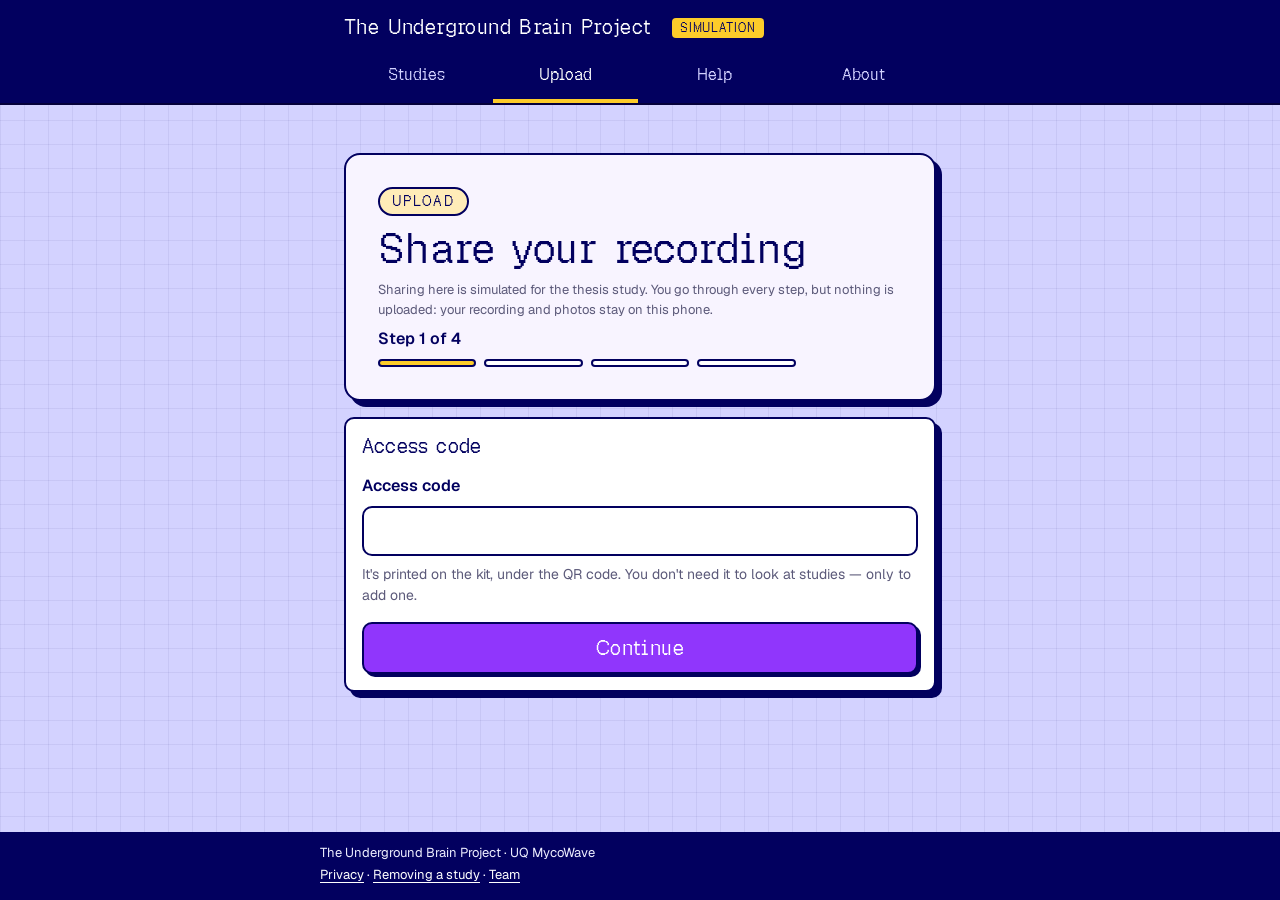
<file: website/upload.html>
<!doctype html>
<html lang="en-AU">
<head>
  <meta charset="utf-8">
  <meta name="viewport" content="width=device-width, initial-scale=1">
  <!-- Unlisted, not private (W-19): kept out of search engines; anyone with the link can read it. -->
  <meta name="robots" content="noindex, nofollow, noarchive">
  <meta name="theme-color" content="#02005F">
  <title>Upload — The Underground Brain Project</title>
  <link rel="icon" type="image/svg+xml" href="assets/icon.svg">
  <link rel="preload" href="assets/fonts/GeistPixel-Square.woff2" as="font" type="font/woff2" crossorigin>
  <link rel="preload" href="assets/fonts/Geist-Variable.woff2" as="font" type="font/woff2" crossorigin>
  <link rel="stylesheet" href="css/reset.css">
  <link rel="stylesheet" href="css/base.css">
  <link rel="stylesheet" href="css/layout.css">
  <link rel="stylesheet" href="css/components.css">
  <link rel="stylesheet" href="css/site.css">
  <link rel="stylesheet" href="css/page_css/upload.css">
  <script type="module" src="js/main.js"></script>
</head>

<body data-page="upload">
  <a class="skip-link" href="#main">Skip to content</a>

  <header class="site-header">
    <div class="site-header__inner">
      <a class="wordmark wordmark--site" href="index.html">The Underground Brain Project</a>
    </div>
    <!-- main navigation is added by js/modules/shell.js (same on every page) -->
  </header>

  <main id="main" class="site-main" tabindex="-1">

    <!-- ===== W3 Upload (Flow 7): access code → bundle → notes → preview → publish =====
         28 Oct 2026 (Dwij, after the summative test): no photo step. The photos are taken in the kit app and come
         inside the bundle, with a simulated location; the bundle step shows them. -->
    <section class="panel" aria-labelledby="upload-title">
      <p class="eyebrow">Upload</p>
      <h1 id="upload-title" class="panel__title">Share your recording</h1>
      <!-- Uploads are SIMULATED by design (Dwij, 5 Oct 2026): the whole flow works, nothing is sent anywhere. -->
      <p class="sim-note">Sharing here is simulated for the thesis study. You go through every step, but nothing is uploaded: your recording and photos stay on this phone.</p>
      <p class="upload__progress" data-progress aria-live="polite">Step 1 of 4</p>
      <ol class="stepper" aria-hidden="true">
        <li data-dot="code"></li><li data-dot="bundle"></li><li data-dot="notes"></li><li data-dot="preview"></li>
      </ol>
    </section>

    <!-- 1. access code (W-01) -->
    <section class="panel step" data-step="code" aria-labelledby="s1-title">
      <h2 id="s1-title" class="panel__h2" tabindex="-1">Access code</h2>
      <form class="stack" data-code-form novalidate>
        <div class="field">
          <label class="field__label" for="code">Access code</label>
          <input class="field__input field__input--code num" id="code" name="code" type="text" maxlength="9" autocomplete="off" autocapitalize="characters" spellcheck="false" aria-describedby="code-hint code-error" required>
          <p class="field__hint" id="code-hint">It's printed on the kit, under the QR code. You don't need it to look at studies — only to add one.</p>
          <p class="field__error" id="code-error" data-code-error hidden></p>
        </div>
        <button class="btn btn--primary" type="submit">Continue</button>
      </form>
    </section>

    <!-- 2. the bundle from the kit (W-02) -->
    <section class="panel step" data-step="bundle" aria-labelledby="s2-title" hidden>
      <h2 id="s2-title" class="panel__h2" tabindex="-1">Your recording</h2>
      <p class="step__lead">On the kit you pressed <strong>Prepare upload</strong>. That saved one file to your phone, named with your recording ID and ending in <code class="file-ext">.mycokit.json</code>. Your photos are inside it.</p>
      <div class="field">
        <label class="btn btn--secondary file-btn" for="bundle-file">Choose the file</label>
        <input class="visually-hidden" id="bundle-file" type="file" accept=".json,application/json" data-bundle-input aria-describedby="bundle-hint bundle-error">
        <!-- Where the file is. The icon slots take the official platform icons if added (README → "Platform icons"). -->
        <div class="field__hint os-hint" id="bundle-hint">
          <p class="os-hint__row" data-os="ios"><svg class="os-hint__icon" viewBox="0 0 16 16" width="16" height="16" aria-hidden="true"><rect x="4" y="1.5" width="8" height="13" rx="1.6" fill="none" stroke="currentColor" stroke-width="1.4"/><path d="M7 12.2h2" stroke="currentColor" stroke-width="1.4" stroke-linecap="round"/></svg><span><strong>iPhone:</strong> Files app → Downloads</span></p>
          <p class="os-hint__row" data-os="android"><svg class="os-hint__icon" viewBox="0 0 16 16" width="16" height="16" aria-hidden="true"><rect x="4" y="1.5" width="8" height="13" rx="1.6" fill="none" stroke="currentColor" stroke-width="1.4"/><path d="M7 12.2h2" stroke="currentColor" stroke-width="1.4" stroke-linecap="round"/></svg><span><strong>Android:</strong> Files → Downloads</span></p>
        </div>
        <p class="field__error" id="bundle-error" data-bundle-error hidden></p>
      </div>
      <div class="bundle-card" data-bundle-card hidden>
        <dl class="facts">
          <div><dt>Recording ID</dt><dd class="num" data-b-code>—</dd></div>
          <div><dt>Recorded</dt><dd data-b-when>—</dd></div>
          <div><dt>Length</dt><dd data-b-length>—</dd></div>
          <div><dt>Notes</dt><dd data-b-events>—</dd></div>
          <div><dt>Photos</dt><dd data-b-photos>—</dd></div>
        </dl>
        <div class="bundle-card__chart" data-b-chart></div>
        <!-- the photos taken in the kit app (location simulated in this prototype) -->
        <ul class="photo-list" data-photo-list aria-label="Photos in this bundle"></ul>
        <p class="note note--plain" data-b-photos-none hidden>No photos in this bundle. That's fine — the study is shared without them.</p>
        <p class="note note--plain" data-b-demo hidden>This bundle came from the kit app's demo, so its data is made up. It can still be uploaded to try the website.</p>
        <p class="note note--plain" data-b-again hidden>This recording was already shared from this browser. Uploading it again makes a second study.</p>
        <div class="field">
          <label class="field__label" for="shown-name">Name to show <span class="field__optional">(optional)</span></label>
          <input class="field__input" id="shown-name" type="text" maxlength="24" autocomplete="nickname" aria-describedby="name-hint">
          <p class="field__hint" id="name-hint">From the kit. Change it, or clear it to share without a name.</p>
        </div>
      </div>
      <div class="step__nav">
        <button class="btn btn--quiet btn--small" type="button" data-back>Back</button>
        <button class="btn btn--primary" type="button" data-next disabled>Continue</button>
      </div>
    </section>

    <!-- 3. photos (W-03): removed 28 Oct 2026 (Dwij). The photos come inside the bundle (step 2). -->

    <!-- 3. notes (W-04) -->
    <section class="panel step" data-step="notes" aria-labelledby="s4-title" hidden>
      <h2 id="s4-title" class="panel__h2" tabindex="-1">What did you notice?</h2>
      <div class="field">
        <label class="field__label" for="notes">What do you think the pattern is? <span class="field__optional">(optional)</span></label>
        <textarea class="field__input notes-input" id="notes" rows="5" maxlength="2000" aria-describedby="notes-hint"></textarea>
        <p class="field__hint" id="notes-hint">A guess is fine. "Probe 3 rose and fell every 20 minutes" or "nothing changed when I touched it" are both useful.</p>
      </div>
      <div class="step__nav">
        <button class="btn btn--quiet btn--small" type="button" data-back>Back</button>
        <button class="btn btn--primary" type="button" data-next>See the preview</button>
      </div>
    </section>

    <!-- 4. preview (W-06), then publish -->
    <section class="step" data-step="preview" aria-labelledby="s5-title" hidden>
      <div class="panel">
        <h2 id="s5-title" class="panel__h2" tabindex="-1">Preview</h2>
        <p>This is how your study looks on the website, <strong>including where each photo was taken</strong> (simulated in this prototype).</p>
        <button class="btn btn--outline btn--small preview__download" type="button" data-download-summary>Download summary</button>
      </div>
      <div class="preview" data-preview></div>
      <div class="panel publish-bar">
        <p class="field__error" data-publish-error hidden></p>
        <!-- simulated upload: a short progress bar, then done. Nothing is sent. -->
        <div class="sim-progress" data-sim-progress hidden>
          <progress max="100" value="0" aria-labelledby="sim-progress-label" data-sim-bar></progress>
          <p id="sim-progress-label" class="sim-progress__label" data-sim-label>Uploading…</p>
        </div>
        <div class="step__nav">
          <button class="btn btn--quiet btn--small" type="button" data-back>Change something</button>
          <button class="btn btn--primary" type="button" data-publish>Publish</button>
        </div>
      </div>
    </section>

    <!-- done -->
    <section class="panel step" data-step="done" aria-labelledby="s6-title" hidden>
      <p class="eyebrow">Published</p>
      <h2 id="s6-title" class="panel__title" tabindex="-1">Thank you!</h2>
      <p>Your study is shared.</p>
      <p><a class="btn btn--primary" href="#" data-done-link>See your study</a></p>
      <p class="note note--plain" data-done-remove></p>
      <p class="note note--plain" data-done-mock hidden>This was a simulated upload: nothing left your phone. Your study is saved in this browser only, so you can see it on the Studies page. Nobody else can see it.</p>
    </section>

  </main>

  <footer class="site-foot">
    <div class="site-foot__inner">
      <p>The Underground Brain Project · UQ MycoWave</p>
      <p><a href="about.html#privacy">Privacy</a> · <a href="about.html#remove">Removing a study</a> · <a href="team.html">Team</a></p>
    </div>
  </footer>

  <!-- (the mushroom dock was removed from the website, Dwij 5 Oct 2026) -->
  <noscript>
    <p class="noscript">This website needs JavaScript. Turn it on in your browser settings and reload this page.</p>
  </noscript>
</body>
</html>
</file>
<file: website/css/base.css>
/* base.css — tokens and type. Every colour in the UI comes from here; components never hard-code hex.

   Palette taken from the Figma frame (2 Oct 2026). Contrast measured, WCAG 2.x:
     ink on lavender 12.4 · ink on cream 15.4 · ink on yellow 11.8 · ink on surface 16.6
     white on purple 5.1  · white on ink 18.0   · purple on surface 4.7 (body text OK)
     purple on cream 4.36 → large text / UI only
*/

@font-face {
  font-family: "Geist Pixel";
  src: url("../assets/fonts/GeistPixel-Square.woff2") format("woff2");
  font-weight: 400 900;
  font-display: swap;
}
@font-face {
  font-family: "Geist";
  src: url("../assets/fonts/Geist-Variable.woff2") format("woff2");
  font-weight: 100 900;
  font-display: swap;
}
@font-face {
  font-family: "Geist Mono";
  src: url("../assets/fonts/GeistMono-Variable.woff2") format("woff2");
  font-weight: 100 900;
  font-display: swap;
}

:root {
  /* ---- palette ---- */
  --ink:          #02005F;  /* navy: text, header, outlines, hard shadows */
  --ink-deep:     #04003A;
  --lavender:     #D3D2FF;  /* page background */
  --lavender-50:  #EEEEFF;
  --surface:      #F8F4FF;  /* cards */
  --cream:        #FFECB8;  /* warm surface */
  --purple:       #9036FC;  /* primary */
  --purple-dark:  #6A1FD0;  /* primary, pressed */
  --yellow:       #FCCC2A;  /* secondary */
  --yellow-dark:  #E0AE00;
  --mascot:       #614393;
  --white:        #FFFFFF;
  --grey-500:     #5C5A7A;  /* muted text on light: 6.3:1 on surface */
  --grey-300:     #B9B7D6;

  /* status — always paired with an icon and a word */
  --ok:           #1F7A3A;  /* 5.4:1 on surface */
  --warn:         #704800;  /* 5.5:1 on lavender, 7.4:1 on surface */
  --bad:          #B3123A;  /* 6.0:1 on surface */
  --warn-bg:      #FFF4D6;
  --bad-bg:       #FFE3EA;

  /* probe identity colours (decorative here, always beside a label) */
  --probe-1:      #F0AE00;
  --probe-2:      #FC424E;
  --probe-3:      #309600;
  --probe-4:      #6666FC;
  /* illustration only (Help page placement drawing) */
  --soil:         #C9A77C;
  --soil-dark:    #8C6A44;
  --stem:         #F4ECDD;
  --cap:          #8C5BD6;

  /* the same hues, darkened just enough for a 1.5px line on white to reach 3:1 (WCAG 1.4.11) */
  --probe-1-line: #B07800;  /* 3.8:1 */
  --probe-2-line: #E0303C;  /* 4.5:1 */
  --probe-3-line: #2F8F00;  /* 4.2:1 */
  --probe-4-line: #5A5AF0;  /* 5.1:1 */

  /* ---- type ---- */
  --font-display: "Geist Pixel", "Geist Mono", ui-monospace, monospace;  /* headings, buttons only */
  --font-body:    "Geist", system-ui, -apple-system, "Segoe UI", Roboto, sans-serif;
  --font-num:     "Geist Mono", ui-monospace, "SF Mono", Menlo, monospace;

  /* golden-ratio scale, 1rem base: 1 → 1.618 → 2.618 */
  --step--1: 0.875rem;
  --step-0:  1rem;
  --step-1:  1.25rem;
  --step-2:  1.618rem;
  --step-3:  2.618rem;

  /* ---- shape: the "modern retro" vocabulary ---- */
  --line:        0.125rem;               /* 2px outline, like the mascot's */
  --radius:      1rem;
  --radius-sm:   0.625rem;
  --shadow-off:  0.375rem;               /* hard offset shadow, no blur */
  --shadow:      var(--shadow-off) var(--shadow-off) 0 var(--ink);
  --shadow-sm:   0.1875rem 0.1875rem 0 var(--ink);

  --space-1: 0.25rem;
  --space-2: 0.5rem;
  --space-3: 0.75rem;
  --space-4: 1rem;
  --space-5: 1.5rem;
  --space-6: 2rem;
  --space-7: 3rem;

  --focus: 0 0 0 0.1875rem var(--yellow), 0 0 0 0.375rem var(--ink);

  --ease-pop: cubic-bezier(.2, 1.4, .4, 1);
}

html {
  font-size: 100%;                  /* respects the reader's own text size (WCAG 1.4.4) */
  scroll-padding-bottom: 8rem;      /* keyboard focus and "scroll into view" stop clear of the action bar (WCAG 2.4.11) */
  scroll-padding-top: 1rem;
}

body {
  font-family: var(--font-body);
  font-size: var(--step-0);
  color: var(--ink);
  background-color: var(--lavender);
  /* faint grid paper — the nod to the Behance frames, almost invisible */
  background-image:
    linear-gradient(to right, rgb(2 0 95 / 0.06) 1px, transparent 1px),
    linear-gradient(to bottom, rgb(2 0 95 / 0.06) 1px, transparent 1px);
  background-size: 1.5rem 1.5rem;
}

h1, h2, h3, .display {
  font-family: var(--font-display);
  font-weight: 400;
  line-height: 1.15;
  letter-spacing: 0.01em;
}

.num { font-family: var(--font-num); font-variant-numeric: tabular-nums; }

a { color: var(--ink); text-decoration: underline; text-underline-offset: 0.2em; text-decoration-thickness: 0.1em; }
a:hover { text-decoration-thickness: 0.2em; }

:focus-visible { outline: none; box-shadow: var(--focus); border-radius: 0.25rem; }

.visually-hidden {
  position: absolute !important; width: 1px; height: 1px; padding: 0; margin: -1px;
  overflow: hidden; clip: rect(0 0 0 0); white-space: nowrap; border: 0;
}

.skip-link {
  position: absolute; left: var(--space-4); top: -10rem; z-index: 100;
  padding: var(--space-2) var(--space-4);
  background: var(--yellow); color: var(--ink); font-weight: 600;
  border: var(--line) solid var(--ink); border-radius: var(--radius-sm);
}
.skip-link:focus { top: var(--space-4); }

@media (prefers-reduced-motion: reduce) {
  *, *::before, *::after {
    animation-duration: 0.01ms !important;
    animation-iteration-count: 1 !important;
    transition-duration: 0.01ms !important;
  }
}
</file>
<file: website/css/layout.css>
/* layout.css — macro structure only: header, main column, room for the mascot dock. */

.site-header {
  background: var(--ink);
  color: var(--white);
  border-bottom: var(--line) solid var(--ink-deep);
}

.site-header__inner {
  max-width: 40rem;
  margin-inline: auto;
  padding: var(--space-4) var(--space-4);
  display: flex;
  align-items: center;
  justify-content: space-between;
  gap: var(--space-3);
}
.site-header__inner .wordmark { text-decoration: none; }

.site-main {
  max-width: 40rem;
  margin-inline: auto;
  padding: var(--space-4) var(--space-3) 8.5rem;  /* room for the action bar, so the last control can scroll clear of it */
}

.site-main:focus { outline: none; }

@media (min-width: 40em) {
  .site-header__inner { padding-inline: var(--space-5); }
  .site-main { padding: var(--space-7) var(--space-5) 9rem; }
}
</file>
<file: website/css/components.css>
/* components.css — pieces used on every page of the kit app. */

/* ---------- wordmark ---------- */
.wordmark {
  font-family: var(--font-display);
  font-size: var(--step-2);
  line-height: 1;
  letter-spacing: 0.02em;
  color: var(--white);
}

/* ---------- demo badge ---------- */
.demo-badge {
  margin-right: auto;
  margin-left: var(--space-2);
  padding: 0.0625rem var(--space-2);
  font-family: var(--font-display);
  font-size: 0.75rem;
  letter-spacing: 0.08em;
  text-transform: uppercase;
  color: var(--ink);
  background: var(--yellow);
  border-radius: 0.25rem;
}

/* ---------- main navigation (inner pages): four tabs under the wordmark ---------- */
.site-nav { max-width: 40rem; margin-inline: auto; padding: 0 var(--space-3); }
.site-nav__list { display: grid; grid-template-columns: repeat(4, minmax(0, 1fr)); gap: var(--space-1); }
.site-nav__link {
  display: block;
  padding: var(--space-2) var(--space-1) var(--space-3);
  font-family: var(--font-display);
  font-size: var(--step--1);
  text-align: center;
  text-decoration: none;
  color: var(--lavender);
  border-bottom: 0.25rem solid transparent;
}
.site-nav__link:hover { color: var(--white); border-bottom-color: rgb(255 255 255 / 0.3); }
.site-nav__link[aria-current="page"],
.site-nav__link[data-current] { color: var(--white); border-bottom-color: var(--yellow); }  /* shape + colour */
.site-nav__link:focus-visible { box-shadow: inset 0 0 0 0.1875rem var(--yellow); border-radius: 0.25rem; }
@media (min-width: 40em) { .site-nav { padding-inline: var(--space-5); } .site-nav__link { font-size: var(--step-0); } }

/* ---------- kit chip: is the phone talking to the kit? ---------- */
.kit-chip {
  display: inline-flex;
  align-items: center;
  gap: var(--space-2);
  padding: var(--space-1) var(--space-3);
  font-size: var(--step--1);
  font-weight: 500;
  color: var(--ink);
  background: var(--surface);
  border-radius: 999px;
  white-space: nowrap;
}
.kit-chip__dot {
  width: 0.625rem; height: 0.625rem;
  border-radius: 50%;
  background: var(--grey-300);
  box-shadow: inset 0 0 0 0.125rem var(--ink);
}
.kit-chip[data-state="online"]  .kit-chip__dot { background: var(--ok); }
.kit-chip[data-state="offline"] .kit-chip__dot { background: var(--bad); border-radius: 0.125rem; }  /* shape changes too */
.kit-chip[data-state="recording"] .kit-chip__dot { background: var(--bad); animation: pulse 1.6s ease-in-out infinite; }
@keyframes pulse { 50% { opacity: 0.35; } }

/* ---------- panel: the main card ---------- */
.panel {
  background: var(--surface);
  border: var(--line) solid var(--ink);
  border-radius: var(--radius);
  box-shadow: var(--shadow);
  padding: var(--space-4);
  animation: panel-in 320ms var(--ease-pop) both;
}
@media (min-width: 40em) { .panel { padding: var(--space-6); } }

/* opacity only: a transform here would trap the fixed action bar inside the panel while it animates */
@keyframes panel-in {
  from { opacity: 0; }
  to   { opacity: 1; }
}

.panel__title {
  font-size: clamp(var(--step-2), 7vw, var(--step-3));
  margin-top: var(--space-2);
}
.panel__lead {
  margin-top: var(--space-3);
  color: var(--grey-500);
  max-width: 34ch;
}

/* ---------- eyebrow ---------- */
.eyebrow {
  display: inline-flex;
  align-items: center;
  gap: var(--space-2);
  font-family: var(--font-display);
  font-size: var(--step--1);
  text-transform: uppercase;
  letter-spacing: 0.08em;
  color: var(--ink);
  background: var(--cream);
  border: var(--line) solid var(--ink);
  border-radius: 999px;
  padding: 0.125rem var(--space-3);
}

/* ---------- buttons: hard shadow that collapses on press ---------- */
.btn {
  --btn-bg: var(--surface);
  --btn-fg: var(--ink);
  display: inline-flex;
  align-items: center;
  justify-content: center;
  gap: var(--space-2);
  min-height: 3.25rem;                       /* comfortable touch target */
  padding: var(--space-3) var(--space-5);
  font-family: var(--font-display);
  font-size: var(--step-1);
  line-height: 1.1;
  letter-spacing: 0.02em;
  text-align: center;
  text-decoration: none;
  color: var(--btn-fg);
  background: var(--btn-bg);
  border: var(--line) solid var(--ink);
  border-radius: var(--radius-sm);
  box-shadow: var(--shadow-sm);
  transition: transform 90ms ease-out, box-shadow 90ms ease-out, background-color 120ms;
  -webkit-tap-highlight-color: transparent;
}
.btn:hover { --btn-bg: var(--lavender-50); }
.btn:active,
.btn[aria-pressed="true"] {
  transform: translate(0.1875rem, 0.1875rem);
  box-shadow: 0 0 0 var(--ink);
}
.btn:focus-visible { box-shadow: var(--shadow-sm), var(--focus); border-radius: var(--radius-sm); }

.btn--primary   { --btn-bg: var(--purple); --btn-fg: var(--white); }
.btn--primary:hover { --btn-bg: var(--purple-dark); }
.btn--secondary { --btn-bg: var(--yellow); --btn-fg: var(--ink); }
.btn--secondary:hover { --btn-bg: var(--yellow-dark); }

/* disabled: flat, no shadow, striped — not colour alone */
.btn:disabled,
.btn[aria-disabled="true"] {
  --btn-bg: var(--lavender-50);
  --btn-fg: var(--grey-500);
  cursor: not-allowed;
  box-shadow: none;
  transform: none;
  border-style: dashed;
  border-color: var(--grey-500);
}

.btn[data-busy="true"] { cursor: progress; }
.btn[data-busy="true"] .btn__label::after { content: "…"; }

/* ---------- form field ---------- */
.field { display: grid; gap: var(--space-2); }
.field__label { font-weight: 600; }
.field__optional { font-weight: 400; color: var(--grey-500); }
.field__input {
  width: 100%;
  min-height: 3rem;
  padding: var(--space-2) var(--space-3);
  background: var(--white);
  border: var(--line) solid var(--ink);
  border-radius: var(--radius-sm);
  font-size: var(--step-1);                  /* ≥16px: stops iOS zooming on focus */
}
.field__input:focus-visible { box-shadow: var(--focus); }
.field__hint { font-size: var(--step--1); color: var(--grey-500); }

/* ---------- meter ---------- */
.meter {
  height: 0.75rem;
  background: var(--white);
  border: var(--line) solid var(--ink);
  border-radius: 999px;
  overflow: hidden;
}
.meter__fill {
  display: block;
  height: 100%;
  width: var(--fill, 0%);
  background: var(--purple);
  /* stepped edge: the one place a "pixel" texture shows */
  background-image: repeating-linear-gradient(90deg, transparent 0 0.5rem, rgb(255 255 255 / 0.25) 0.5rem 0.625rem);
  transition: width 400ms ease-out;
}

/* ---------- action bar: the screen's one primary action, fixed in the thumb zone ---------- */
.action-bar {
  position: fixed;
  left: 0; right: 0; bottom: 0;
  z-index: 40;                                   /* under the mascot (50) */
  background: rgb(211 210 255 / 0.92);           /* lavender, slightly see-through */
  -webkit-backdrop-filter: blur(6px);
  backdrop-filter: blur(6px);
  border-top: var(--line) solid var(--ink);
  padding: var(--space-3) var(--space-3) max(var(--space-3), env(safe-area-inset-bottom));
  padding-right: 7rem;                           /* the mascot's corner */
}
.action-bar__inner {
  max-width: 40rem;
  margin-inline: auto;
  display: grid;
  gap: var(--space-2);
}
.action-bar .btn { width: 100%; }
.action-bar__reason {
  font-size: var(--step--1);
  line-height: 1.3;
  color: var(--ink);
}
.action-bar__reason:empty { display: none; }
.action-bar__reason[data-tone="warn"] { color: var(--warn); font-weight: 600; }
.action-bar__reason[data-tone="bad"]  { color: var(--bad);  font-weight: 600; }
@media (min-width: 56em) {                       /* wide screens: the mascot sits outside the column */
  .action-bar { padding-right: var(--space-3); }
}

/* ---------- links that are standalone actions ---------- */
.help-link { margin-top: var(--space-5); font-weight: 500; }

/* ---------- loader: three blocks ---------- */
.loader { display: flex; gap: var(--space-2); margin-top: var(--space-5); }
.loader span {
  width: 0.75rem; height: 0.75rem;
  background: var(--purple);
  border: var(--line) solid var(--ink);
  animation: blink 900ms steps(2, jump-none) infinite;
}
.loader span:nth-child(2) { animation-delay: 150ms; }
.loader span:nth-child(3) { animation-delay: 300ms; }
@keyframes blink { 50% { transform: translateY(-0.375rem); } }

/* ---------- mascot dock ---------- */
.mascot {
  position: fixed;
  right: max(var(--space-3), env(safe-area-inset-right));
  bottom: max(var(--space-3), env(safe-area-inset-bottom));
  z-index: 50;
  pointer-events: none;                       /* only its own controls take taps */
}
.mascot > * { pointer-events: auto; }

.mascot__body { position: relative; flex: none; }

.mascot__face {
  display: block;
  width: 5.25rem;
  height: 5.25rem;
  border-radius: 50%;
  animation: bob 3.2s ease-in-out infinite;
}
.mascot__face img { width: 100%; height: 100%; object-fit: contain; filter: drop-shadow(0.1875rem 0.1875rem 0 rgb(2 0 95 / 0.35)); }
.mascot__face:focus-visible { box-shadow: var(--focus); }
@keyframes bob { 50% { transform: translateY(-0.25rem); } }

.mascot[data-mood="alert"] .mascot__face { animation: wobble 600ms ease-in-out 2; }
@keyframes wobble { 25% { transform: rotate(-6deg); } 75% { transform: rotate(6deg); } }

.mascot__mute {
  position: absolute;
  top: -0.25rem;
  left: -0.25rem;
  width: 1.75rem; height: 1.75rem;
  display: grid; place-items: center;
  color: var(--ink);
  background: var(--surface);
  border: var(--line) solid var(--ink);
  border-radius: 50%;
}
.mascot__mute-off { display: none; }
.mascot__mute[aria-pressed="true"] .mascot__mute-on  { display: none; }
.mascot__mute[aria-pressed="true"] .mascot__mute-off { display: block; }

/* speech bubble — the purple from the Figma frame */
.mascot__bubble {                              /* rises above the mushroom, right-aligned */
  position: absolute;
  right: 0;
  bottom: calc(100% + 0.75rem);
  width: max-content;
  max-width: min(17rem, calc(100vw - 1.5rem));
  padding: var(--space-3) 2.25rem var(--space-3) var(--space-4);
  color: var(--white);
  background: var(--purple);
  border: var(--line) solid var(--ink);
  border-radius: var(--radius);
  box-shadow: var(--shadow-sm);
  font-size: var(--step--1);
  line-height: 1.45;
  transform-origin: 85% 100%;
  animation: bubble-in 260ms var(--ease-pop) both;
}
.mascot__bubble::after {                      /* tail pointing down at the mushroom */
  content: "";
  position: absolute;
  right: 2.25rem; bottom: -0.6rem;
  width: 1rem; height: 1rem;
  background: var(--purple);
  border-right: var(--line) solid var(--ink);
  border-bottom: var(--line) solid var(--ink);
  transform: rotate(45deg);
}
.mascot__bubble[data-leaving] { animation: bubble-out 180ms ease-in both; }
.mascot__text strong { font-weight: 700; }
.mascot__actions { display: flex; flex-wrap: wrap; gap: var(--space-2); margin-top: var(--space-3); }
.mascot__action {
  padding: var(--space-2) var(--space-3);
  font-family: var(--font-display);
  font-size: var(--step--1);
  color: var(--ink);
  background: var(--yellow);
  border: var(--line) solid var(--ink);
  border-radius: var(--radius-sm);
  box-shadow: var(--shadow-sm);
}
.mascot__action:active { transform: translate(0.1875rem, 0.1875rem); box-shadow: none; }
.mascot__action--quiet { background: transparent; color: var(--white); border-color: var(--white); box-shadow: none; }
.mascot__close {
  position: absolute; top: var(--space-2); right: var(--space-2);
  width: 1.5rem; height: 1.5rem;
  display: grid; place-items: center;
  color: var(--white);
  border-radius: 0.25rem;
}
.mascot__close:hover { background: rgb(255 255 255 / 0.15); }

@keyframes bubble-in  { from { transform: scale(0.6); opacity: 0; } to { transform: none; opacity: 1; } }
@keyframes bubble-out { to   { transform: scale(0.8); opacity: 0; } }

/* the one celebration: a starburst behind the mushroom when a recording starts */
.mascot__burst {
  position: absolute;
  inset: -1.5rem;
  z-index: -1;
  background: var(--yellow);
  clip-path: polygon(50% 0%, 59% 22%, 79% 9%, 75% 32%, 98% 30%, 82% 47%, 100% 62%, 77% 66%, 85% 88%, 63% 79%, 50% 100%, 38% 79%, 15% 88%, 23% 66%, 0% 62%, 18% 47%, 2% 30%, 25% 32%, 21% 9%, 41% 22%);
  opacity: 0;
  transform: scale(0.2) rotate(-20deg);
}
.mascot__burst[data-on] { animation: burst 1.6s var(--ease-pop) both; }
@keyframes burst {
  0%   { opacity: 0; transform: scale(0.2) rotate(-20deg); }
  25%  { opacity: 1; transform: scale(1.05) rotate(0deg); }
  75%  { opacity: 1; transform: scale(1) rotate(6deg); }
  100% { opacity: 0; transform: scale(1.1) rotate(10deg); }
}

@media (prefers-reduced-motion: reduce) {
  .mascot__face { animation: none; }
  .panel { animation: none; }
}

.noscript {
  max-width: 40rem; margin: var(--space-5) auto; padding: var(--space-4);
  background: var(--cream); border: var(--line) solid var(--ink); border-radius: var(--radius-sm);
}

/* very narrow phones (≤ 352px): give the action button room beside the mushroom */
@media (max-width: 22em) {
  .mascot__face { width: 4.5rem; height: 4.5rem; }
  .action-bar { padding-right: 6rem; }
  .action-bar .btn { font-size: var(--step-0); padding-inline: var(--space-3); }
}

/* =====================================================================================
   Shared pieces for the inner pages (added with the demo build, 3 Oct 2026)
   ===================================================================================== */

/* ---------- more button styles ---------- */
.btn--quiet  { --btn-bg: transparent; box-shadow: none; }
.btn--quiet:hover { --btn-bg: var(--lavender-50); }
.btn--outline { --btn-bg: var(--white); }
.btn--danger { --btn-bg: var(--bad); --btn-fg: var(--white); }
.btn--danger:hover { --btn-bg: #8E0E2E; }
.btn--small { min-height: 2.75rem; padding: var(--space-2) var(--space-4); font-size: var(--step-0); }
.btn-row { display: grid; gap: var(--space-3); }
@media (min-width: 30em) { .btn-row { grid-template-columns: repeat(auto-fit, minmax(10rem, 1fr)); } }

/* a text button for the risky action — deliberately quieter than everything else */
.link-danger {
  font-weight: 600;
  color: var(--bad);
  text-decoration: underline;
  text-underline-offset: 0.2em;
  padding: var(--space-2) 0;
}

/* ---------- section heading inside a panel ---------- */
.panel__h2 { font-size: var(--step-1); margin-bottom: var(--space-3); }
.panel + .panel { margin-top: var(--space-4); }

/* ---------- breadcrumb ---------- */
.crumb { margin-bottom: var(--space-3); font-weight: 600; }
.crumb a { display: inline-flex; align-items: center; gap: var(--space-1); }

/* ---------- note that can be closed (e.g. "you can close this page") ---------- */
.note {
  position: relative;
  display: flex;
  gap: var(--space-2);
  align-items: flex-start;
  margin-top: var(--space-4);
  padding: var(--space-3) 2.5rem var(--space-3) var(--space-3);
  background: var(--cream);
  border: var(--line) solid var(--ink);
  border-radius: var(--radius-sm);
  font-size: var(--step--1);
}
.note svg { flex: none; margin-top: 0.125rem; }
.note--plain { padding-right: var(--space-3); }          /* a note with no close button */
.note__text { min-width: 0; overflow-wrap: break-word; }  /* the sentence in a note, as one piece */
.note__text .num { white-space: nowrap; }                 /* a recording ID never splits */
.note[hidden] { display: none; }
.note__close {
  position: absolute; top: var(--space-2); right: var(--space-2);
  width: 1.75rem; height: 1.75rem; display: grid; place-items: center; border-radius: 0.25rem;
}
.note__close:hover { background: rgb(2 0 95 / 0.08); }

/* ---------- banner (e.g. "Saved") ---------- */
.banner {
  display: flex; align-items: center; gap: var(--space-3);
  margin-bottom: var(--space-4);
  padding: var(--space-3) var(--space-4);
  background: var(--white);
  border: var(--line) solid var(--ink);
  border-left-width: 0.5rem;
  border-left-color: var(--ok);
  border-radius: var(--radius-sm);
  font-weight: 600;
}

/* ---------- explainer: "What am I looking at?" ---------- */
.explain {
  margin-top: var(--space-4);
  background: var(--white);
  border: var(--line) solid var(--ink);
  border-radius: var(--radius-sm);
}
.explain summary {
  display: flex; align-items: center; justify-content: space-between; gap: var(--space-2);
  min-height: 3rem;
  padding: var(--space-3) var(--space-4);
  font-family: var(--font-display);
  cursor: pointer;
  list-style: none;
}
.explain summary::-webkit-details-marker { display: none; }
.explain summary::after { content: "+"; font-family: var(--font-display); font-size: var(--step-1); }
.explain[open] summary::after { content: "−"; }
.explain summary:focus-visible { box-shadow: var(--focus); }
.explain__body { padding: 0 var(--space-4) var(--space-4); display: grid; gap: var(--space-3); }
.explain__body p { max-width: 60ch; }

/* ---------- switch (raw values) ---------- */
.switch { display: inline-flex; align-items: center; gap: var(--space-2); font-size: var(--step--1); font-weight: 600; cursor: pointer; }
.switch input { position: absolute; opacity: 0; width: 1px; height: 1px; }
.switch__track {
  position: relative; width: 2.75rem; height: 1.5rem; flex: none;
  background: var(--grey-300);
  border: var(--line) solid currentColor;
  border-radius: 999px;
  transition: background-color 150ms;
}
.switch__track::after {
  content: ""; position: absolute; top: 0.125rem; left: 0.125rem;
  width: 1rem; height: 1rem; border-radius: 50%;
  background: var(--white); border: var(--line) solid var(--ink);
  transition: transform 150ms var(--ease-pop);
}
.switch input:checked + .switch__track { background: var(--yellow); }
.switch input:checked + .switch__track::after { transform: translateX(1.25rem); }
.switch input:focus-visible + .switch__track { box-shadow: var(--focus); }
.switch__state { min-width: 1.75rem; }

/* ---------- trace: four probe lanes on a navy panel (Figma frame) ---------- */
.trace { background: var(--ink); border-radius: var(--radius); padding: var(--space-3); border: var(--line) solid var(--ink); }
.trace__lanes { position: relative; display: grid; gap: var(--space-2); }
.lane {
  background: var(--white);
  border-radius: var(--radius-sm);
  padding: var(--space-2) var(--space-3) var(--space-2);
}
.lane__head { display: flex; justify-content: space-between; align-items: baseline; gap: var(--space-2); }
.lane__name { display: inline-flex; align-items: center; gap: var(--space-2); font-size: var(--step--1); font-weight: 600; }
.lane__swatch { width: 1rem; height: 0.25rem; border-radius: 999px; background: var(--line); }
.lane__value { font-size: var(--step--1); }
.lane__plot { position: relative; height: 3.25rem; margin-top: var(--space-1); }
.trace--compact .lane__plot { height: 2.25rem; }
.lane__plot svg { width: 100%; height: 100%; overflow: visible; }
.lane__grid { stroke: rgb(2 0 95 / 0.12); stroke-width: 1; vector-effect: non-scaling-stroke; }
.lane__band { fill: var(--band); opacity: 0.22; }
.lane__line { fill: none; stroke: var(--line); stroke-width: 2; vector-effect: non-scaling-stroke; stroke-linejoin: round; }
.lane__tick { position: absolute; left: 0; font-size: 0.6875rem; color: var(--grey-500); background: rgb(255 255 255 / 0.85); padding: 0 0.125rem; line-height: 1; }
.lane__tick--top { top: 8%; }
.lane__tick--bottom { bottom: 22%; }

.trace__overlay { position: absolute; inset: 0; pointer-events: none; }
.marker {
  position: absolute; top: -0.25rem; bottom: 0;
  border-left: 0.125rem dashed var(--yellow);
  transform: translateX(-1px);
}
.marker__flag {
  position: absolute; top: calc(-0.25rem + var(--row, 0) * 1.25rem); left: 0;
  transform: translateX(-50%);
  white-space: nowrap;
  padding: 0.0625rem var(--space-2);
  font-family: var(--font-display);
  font-size: 0.6875rem;
  color: var(--ink);
  background: var(--yellow);
  border: var(--line) solid var(--ink);
  border-radius: 0.25rem;
}
.marker--note { border-left-color: var(--purple); border-left-style: solid; }
.marker--note .marker__flag { color: var(--white); background: var(--purple); }
.alert-tick {
  position: absolute; top: -0.375rem; width: 0; height: 0;
  border-left: 0.375rem solid transparent; border-right: 0.375rem solid transparent;
  border-top: 0.5rem solid var(--bad);
  transform: translateX(-50%);
}
.marker--end .marker__flag   { left: auto; right: 0; transform: none; border-bottom-right-radius: 0; }
.marker--start .marker__flag { transform: none; border-bottom-left-radius: 0; }
.playhead {
  position: absolute; top: -0.25rem; bottom: -0.25rem;
  width: 0.1875rem;
  background: var(--purple);
  box-shadow: 0 0 0 0.125rem var(--white);
  transform: translateX(-50%);
}

.trace__legend { margin-top: var(--space-2); font-size: var(--step--1); color: var(--grey-500); }

/* ---------- list of recordings ---------- */
.rec-list { display: grid; gap: var(--space-3); }
.rec-card {
  position: relative;
  display: grid;
  gap: var(--space-1);
  padding: var(--space-3) var(--space-4);
  background: var(--surface);
  border: var(--line) solid var(--ink);
  border-radius: var(--radius-sm);
  box-shadow: var(--shadow-sm);
}
.rec-card__title { font-family: var(--font-display); font-size: var(--step-1); }
.rec-card__title a { text-decoration: none; }
.rec-card__title a::after { content: ""; position: absolute; inset: 0; border-radius: var(--radius-sm); }  /* whole card is the link */
.rec-card__title a:focus-visible { box-shadow: none; }
.rec-card:has(a:focus-visible) { box-shadow: var(--shadow-sm), var(--focus); }
.rec-card:hover { background: var(--white); }
.rec-card__meta { font-size: var(--step--1); color: var(--grey-500); }
.rec-card__meta .num { white-space: nowrap; }
.rec-card__badge {
  justify-self: start;
  display: inline-flex; align-items: center; gap: var(--space-1);
  padding: 0 var(--space-2);
  font-size: 0.75rem; font-weight: 700; text-transform: uppercase; letter-spacing: 0.06em;
  border: var(--line) solid var(--ink); border-radius: 999px; background: var(--white);
}
.rec-card__chev { position: absolute; right: var(--space-4); top: 50%; transform: translateY(-50%); }

/* ---------- empty state ---------- */
.empty { text-align: left; }
.empty p { color: var(--grey-500); margin-top: var(--space-2); }

/* ---------- facts: small key/value cards ---------- */
.facts { display: grid; grid-template-columns: repeat(2, minmax(0, 1fr)); gap: var(--space-3); margin-top: var(--space-4); }
.facts > div { padding: var(--space-3); background: var(--cream); border: var(--line) solid var(--ink); border-radius: var(--radius-sm); }
.facts dt { font-size: var(--step--1); }
.facts dd { margin-top: var(--space-1); font-weight: 600; }
.facts dd.num { font-size: var(--step-1); }

/* ---------- dialog ---------- */
.dialog {
  width: min(24rem, calc(100vw - 2rem));
  padding: var(--space-5) var(--space-4) var(--space-4);
  color: var(--ink);
  background: var(--surface);
  border: var(--line) solid var(--ink);
  border-radius: var(--radius);
  box-shadow: var(--shadow);
}
.dialog::backdrop { background: rgb(2 0 95 / 0.55); }
.dialog__title { font-size: var(--step-2); }
.dialog__body { margin-top: var(--space-3); }
.dialog__actions { display: grid; gap: var(--space-3); margin-top: var(--space-5); }
.dialog__actions .btn { width: 100%; }

/* ---------- placeholder for things the demo can't do (QR, video) ---------- */
.placeholder {
  display: grid; place-items: center; gap: var(--space-2);
  padding: var(--space-5) var(--space-4);
  text-align: center;
  color: var(--grey-500);
  background: repeating-linear-gradient(45deg, var(--lavender-50) 0 0.5rem, var(--white) 0.5rem 1rem);
  border: var(--line) dashed var(--grey-500);
  border-radius: var(--radius-sm);
  font-size: var(--step--1);
}

/* ---------- bits several inner pages use ---------- */
.panel__row { display: flex; align-items: center; justify-content: space-between; gap: var(--space-3); margin-bottom: var(--space-3); }
.panel__row .panel__h2 { margin-bottom: 0; }
.live-meta { margin-top: var(--space-2); font-weight: 500; color: var(--grey-500); }
.demo-note { font-style: italic; }
.end-row { margin-top: var(--space-5); text-align: center; }
.storage-line { margin-top: var(--space-4); font-size: var(--step--1); color: var(--grey-500); }

/* numbered steps (upload, tutorial) */
.steps { display: grid; gap: var(--space-3); margin-top: var(--space-4); }
.step {
  padding: var(--space-4);
  background: var(--white);
  border: var(--line) solid var(--ink);
  border-radius: var(--radius-sm);
}
.step > p { margin-top: var(--space-2); }
.step__title { display: flex; align-items: center; gap: var(--space-2); font-family: var(--font-display); font-size: var(--step-1); font-weight: 400; }
.step__num {
  display: grid; place-items: center; flex: none;
  width: 1.75rem; height: 1.75rem;
  font-size: var(--step-0);
  color: var(--white); background: var(--purple);
  border: var(--line) solid var(--ink); border-radius: 0.375rem;
}
.step__body { display: block; margin-top: var(--space-1); font-weight: 400; color: var(--grey-500); }
.step__warn {
  margin-top: var(--space-3); padding: var(--space-3);
  font-size: var(--step--1); font-weight: 600; color: var(--bad);
  background: var(--bad-bg); border: var(--line) solid var(--bad); border-radius: var(--radius-sm);
}

/* checkbox with a chunky box (tick shape + fill, not colour alone) */
.checks { display: grid; gap: var(--space-2); margin-top: var(--space-3); }
.check { position: relative; display: flex; align-items: flex-start; gap: var(--space-3); min-height: 2.75rem; padding: var(--space-2) 0; cursor: pointer; font-weight: 500; }
.check input { position: absolute; opacity: 0; width: 1px; height: 1px; }
.check__box {
  flex: none; width: 1.5rem; height: 1.5rem; margin-top: 0.0625rem;
  background: var(--white); border: var(--line) solid var(--ink); border-radius: 0.375rem;
  box-shadow: var(--shadow-sm);
  display: grid; place-items: center;
}
.check input:checked + .check__box { background: var(--yellow); box-shadow: none; transform: translate(0.1875rem, 0.1875rem); }
.check input:checked + .check__box::after {
  content: ""; width: 0.5rem; height: 0.875rem; margin-top: -0.2rem;
  border-right: 0.1875rem solid var(--ink); border-bottom: 0.1875rem solid var(--ink);
  transform: rotate(45deg);
}
.check input:focus-visible + .check__box { box-shadow: var(--focus); }
.check--step { padding: 0; }
.check--step .step__title { font-size: var(--step-0); display: block; }

.progress { margin-top: var(--space-3); font-weight: 700; }

.prose { display: grid; gap: var(--space-3); margin-top: var(--space-4); }
.prose p { max-width: 62ch; }
.prose .panel__h2 { margin: var(--space-3) 0 0; }

/* ---------- timeline rows (Live, recording detail) ---------- */
.timeline__list { display: grid; gap: var(--space-1); margin-top: var(--space-3); }
.tl { display: grid; grid-template-columns: auto auto 1fr; gap: var(--space-2); align-items: baseline; padding: var(--space-2) 0; border-bottom: 1px solid var(--grey-300); font-size: var(--step--1); }
.tl__time { font-weight: 600; }
.tl__kind { font-family: var(--font-display); font-size: 0.75rem; padding: 0 var(--space-1); border-radius: 0.25rem; border: 1px solid var(--ink); }
.tl--alert .tl__kind  { background: var(--bad-bg); color: var(--bad); border-color: var(--bad); }
.tl--note .tl__kind   { background: var(--purple); color: var(--white); border-color: var(--purple); }
.tl--marker .tl__kind { background: var(--yellow); }


/* settings inside a fold-out (Live: alert settings · Listen: recording, speed, probes) */
.settings { display: grid; gap: var(--space-4); }
.choice { display: grid; gap: var(--space-1); border: 0; padding: 0; margin: 0; min-width: 0; }
.choice legend { padding: 0; margin-bottom: var(--space-1); }
.choice label { display: flex; align-items: center; gap: var(--space-2); min-height: 2.25rem; font-weight: 500; }
.choice input { width: 1.25rem; height: 1.25rem; accent-color: var(--purple); }
</file>
<file: website/css/site.css>
/* site.css — pieces only the project website has. Everything else (tokens, panels, buttons, fields, the
   probe lanes) is shared with the kit app: css/base.css, layout.css and components.css are copies
   of Final_UI's, so the two look like one product. */

/* ---------- header: says which of the two it is ---------- */
.site-tag {
  font-size: var(--step--1);
  color: var(--lavender);
  border: var(--line) solid var(--lavender);
  border-radius: 999px;
  padding: var(--space-1) var(--space-3);
  white-space: nowrap;
}

/* the website is read on laptops too: let lists use the width */
@media (min-width: 64em) {
  body[data-page="studies"] .site-main,
  body[data-page="home"] .site-main { max-width: 64rem; }
}

/* ---------- page frame: the footer sits at the bottom of the screen, small (Dwij, 5 Oct 2026) ----------
   The body is a column; <main> takes the spare height, so on a short page the empty space goes above the
   footer. The website has no mascot dock or action bar, so <main> no longer needs the kit app's 8.5rem
   of room at the bottom. */
body { min-height: 100vh; min-height: 100dvh; display: flex; flex-direction: column; }
.site-main { flex: 1 0 auto; width: 100%; padding-bottom: var(--space-6); }
@media (min-width: 40em) { .site-main { padding-bottom: var(--space-7); } }

/* ---------- footer ---------- */
.site-foot { padding: var(--space-3) var(--space-3) var(--space-4); background: var(--ink); color: var(--lavender-50); }
.site-foot__inner { max-width: 40rem; margin-inline: auto; display: grid; gap: var(--space-1); font-size: 0.8125rem; line-height: 1.4; }
.site-foot a { color: var(--white); }

/* ---------- body text: phone-sized (Dwij, 5 Oct 2026: "too big for the phone") ----------
   Body copy 15px on a phone, 16px from tablets up. Headings and buttons keep their sizes. Still rem, so
   the reader's own text-size setting scales it (WCAG 1.4.4). */
body { font-size: 0.9375rem; line-height: 1.5; }
.field__hint, .note { font-size: 0.8125rem; }
@media (min-width: 40em) { body { font-size: var(--step-0); } .field__hint, .note { font-size: var(--step--1); } }

/* ---------- simulated upload (by design, Dwij 5 Oct 2026) ---------- */
.sim-note { margin-top: var(--space-2); font-size: 0.8125rem; color: var(--grey-500); }

/* ---------- small things ---------- */
.stack { display: grid; gap: var(--space-4); }
.field__error { color: var(--bad); font-weight: 600; font-size: var(--step--1); }
.field__input[aria-invalid="true"] { border-color: var(--bad); box-shadow: 0 0 0 0.125rem var(--bad); }
.field__input--code { text-transform: uppercase; letter-spacing: 0.08em; }
.file-btn { cursor: pointer; }
input.visually-hidden:focus-visible + .file-btn,
.file-btn:focus-within { box-shadow: var(--shadow-sm), var(--focus); }
.panel__more { margin-left: auto; font-weight: 600; }
.cards__loading { color: var(--grey-500); padding: var(--space-3) 0; }
.timeline__count { display: inline-block; min-width: 1.75rem; padding: 0 var(--space-2); text-align: center; font-family: var(--font-num); font-size: var(--step--1); background: var(--cream); border: var(--line) solid var(--ink); border-radius: 999px; }
.tag { display: inline-block; padding: 0 var(--space-2); border: var(--line) solid var(--ink); border-radius: 999px; font-family: var(--font-body); font-size: 0.75rem; font-weight: 600; letter-spacing: 0; text-transform: none; vertical-align: middle; }
.tag--example { background: var(--yellow); color: var(--ink); }
.tag--inat { background: var(--lavender-50); margin-top: var(--space-3); padding: var(--space-1) var(--space-3); font-size: var(--step--1); }
.choice--inline { display: flex; flex-wrap: wrap; gap: var(--space-1) var(--space-4); margin-bottom: var(--space-3); }
.choice--inline legend { width: 100%; }
.btn-row { margin-top: var(--space-3); }

/* ---------- study cards (Home, Studies) ---------- */
.cards { display: grid; gap: var(--space-3); }
.cards--grid { margin-top: var(--space-4); }
@media (min-width: 40em) { .cards--grid { grid-template-columns: repeat(auto-fill, minmax(18rem, 1fr)); } }
.study-card {
  position: relative;
  display: grid; grid-template-columns: 5.5rem 1fr auto; gap: var(--space-3); align-items: center;
  padding: var(--space-3);
  background: var(--white);
  border: var(--line) solid var(--ink);
  border-radius: var(--radius-sm);
  box-shadow: var(--shadow-sm);
}
.study-card:hover { background: var(--lavender-50); }
.study-card:focus-within { box-shadow: var(--shadow-sm), var(--focus); }
.study-card__thumb { width: 5.5rem; aspect-ratio: 4 / 3; border-radius: 0.375rem; overflow: hidden; border: var(--line) solid var(--ink); background: var(--lavender-50); display: grid; place-items: center; }
.study-card__thumb img { width: 100%; height: 100%; object-fit: cover; }
.study-card__nophoto { font-size: 0.75rem; color: var(--grey-500); text-align: center; }
.study-card__title { font-family: var(--font-display); font-size: var(--step-1); font-weight: 400; line-height: 1.2; }
.study-card__title a { color: var(--ink); text-decoration: none; }
.study-card__title a::after { content: ""; position: absolute; inset: 0; }     /* the whole card opens the study */
.study-card__meta { font-size: 0.75rem; color: var(--grey-500); margin-top: 0.125rem; }
.study-card__tags { display: flex; flex-wrap: wrap; gap: var(--space-1) var(--space-2); font-size: 0.75rem; color: var(--grey-500); margin-top: var(--space-1); }
.study-card .rec-card__chev { color: var(--ink); }

/* ---------- the study page ---------- */
.photos { display: grid; gap: var(--space-4); }
@media (min-width: 40em) { .photos { grid-template-columns: 1fr 1fr; } }
.photo { display: grid; gap: var(--space-2); }
.photo img, .photo__nopreview { width: 100%; border: var(--line) solid var(--ink); border-radius: var(--radius-sm); background: var(--lavender-50); }
.photo__nopreview { padding: var(--space-5) var(--space-3); font-size: var(--step--1); color: var(--grey-500); }
.photo figcaption { display: grid; gap: 0.125rem; font-size: var(--step--1); }
.study-notes { white-space: pre-wrap; font-size: var(--step-0); max-width: 60ch; }
.study__remove { margin-top: var(--space-4); }
.score { margin-top: var(--space-4); }
.score__sheet { background: var(--white); border: var(--line) solid var(--ink); border-radius: var(--radius-sm); padding: var(--space-2); overflow-x: auto; }
.score__sheet svg { max-width: 100%; height: auto; }

@media print {
  .site-header, .site-foot, .mascot, .crumb, .sim-note { display: none !important; }
  .panel { box-shadow: none; }
}

/* the site's name is longer than the kit app's, so the wordmark steps down a size on a phone */
.wordmark--site { font-size: clamp(var(--step-0), 4.6vw, var(--step-1)); line-height: 1.15; }
.prose .list { list-style: disc; padding-left: 1.25rem; display: grid; gap: var(--space-1); margin-top: var(--space-2); }
</file>
<file: website/css/page_css/home.css>
/* home.css — W1 Home. */
.hero .panel__lead { max-width: 34ch; }
.hero__actions { display: grid; gap: var(--space-3); }
@media (min-width: 30em) { .hero__actions { grid-template-columns: auto auto; justify-content: start; } }
.how { display: grid; gap: var(--space-3); padding-left: 1.5rem; }
.how li::marker { font-family: var(--font-display); color: var(--purple-dark); }
@media (min-width: 64em) {
  [data-latest] { grid-template-columns: repeat(3, 1fr); }
  .panel { max-width: none; }
}
</file>
<file: website/css/page_css/about.css>
/* about.css — W5 About and reference. */
.prose p + p { margin-top: var(--space-3); }
.demo-tools { margin-top: var(--space-4); }
</file>
<file: website/css/page_css/studies.css>
/* studies.css — W2 Browse studies. */
.studies__count { margin-top: var(--space-2); color: var(--grey-500); font-size: var(--step--1); }
</file>
<file: website/css/page_css/study.css>
/* study.css — W2a Study page. (Most of it is in site.css, shared with the upload preview.) */
[data-study] > .panel + .panel { margin-top: var(--space-4); }

/* Listen (8 Oct 2026) */
.listen-bar { display: flex; flex-wrap: wrap; align-items: center; gap: var(--space-3); margin-top: var(--space-4); }
.listen-bar__clock { font-family: var(--font-num); }
[data-listen-play] { min-width: 7rem; }
.choice__row { display: flex; flex-wrap: wrap; gap: var(--space-2) var(--space-4); }
</file>
<file: website/css/page_css/team.css>
/* team.css — the team page. */
.team-list { display: grid; gap: var(--space-3); }
.team-row { display: grid; gap: var(--space-2); padding: var(--space-3); background: var(--white); border: var(--line) solid var(--ink); border-radius: var(--radius-sm); }
.team-row__head { display: grid; gap: 0.125rem; }
.team-row__head a { font-weight: 700; }
.team-row__meta { font-size: var(--step--1); color: var(--grey-500); }
.team-row .link-danger { justify-self: start; }
</file>
<file: website/css/page_css/help.css>
/* help.css — Digital tutorial, tips, glossary, sources. */
.placement {
  margin-top: var(--space-4);
  padding: var(--space-3);
  background: var(--white);
  border: var(--line) solid var(--ink);
  border-radius: var(--radius-sm);
}
.placement svg { display: block; width: 100%; max-width: 30rem; height: auto; margin-inline: auto; image-rendering: pixelated; }
.placement__label { font-family: var(--font-display); font-size: 20px; fill: var(--ink); }
.placement figcaption { margin-top: var(--space-2); font-size: var(--step--1); font-weight: 600; }

.tips { display: grid; gap: var(--space-3); padding-left: 1.25rem; }
.tips li::marker { color: var(--purple); }

.glossary { display: grid; gap: var(--space-3); }
.glossary > div { padding-bottom: var(--space-3); border-bottom: 1px solid var(--grey-300); }
.glossary dt { font-family: var(--font-display); font-size: var(--step-1); }
.glossary dd { margin-top: var(--space-1); }

.sources { display: grid; gap: var(--space-2); padding-left: 1.25rem; font-size: var(--step--1); }
.sources cite { font-style: italic; }

/* ---------- topics that open and close (Dwij, 5 Oct 2026; js/modules/accordion.js) ---------- */
.topic .topic__h { margin: 0; }
.topic__btn {
  display: flex; align-items: center; justify-content: space-between; gap: var(--space-3);
  width: 100%; min-height: 2.75rem; padding: 0; margin: calc(-1 * var(--space-1)) 0;
  background: none; border: 0; color: inherit; font: inherit; text-align: left; cursor: pointer;
}
.topic__chev { flex: none; transition: transform 0.2s ease; }
.topic__btn[aria-expanded="true"] .topic__chev { transform: rotate(180deg); }
@media (hover: hover) { .topic__btn:hover .topic__label { text-decoration: underline; text-underline-offset: 0.2em; } }
.topic__body { margin-top: var(--space-4); }
.topic__body > p:first-child { margin-top: 0; }
@media (prefers-reduced-motion: reduce) { .topic__chev { transition: none; } }
@media print { .topic__body[hidden] { display: block !important; } .topic__chev { display: none; } }

/* ---------- other mushroom shapes (Dwij, 19 Oct 2026) ---------- */
.shape-link { margin-top: var(--space-3); font-weight: 600; }
.shape { margin-top: var(--space-5); padding-top: var(--space-5); border-top: var(--line) solid var(--grey-300); }
.shape__name { font-size: var(--step-1); }
.shape__like { margin-top: var(--space-1); }
.shape .placement { margin-top: var(--space-3); }
.pins { display: grid; gap: var(--space-2); margin-top: var(--space-4); padding: 0; list-style: none; }
.pins li { display: grid; grid-template-columns: 4.25rem minmax(0, 1fr); column-gap: var(--space-2); align-items: start; }
.pins__keys { display: flex; gap: var(--space-2); }
/* the number is the label; the colour square matches the probe's line, so colour is never the only cue (WCAG 1.4.1) */
.pin { display: inline-flex; align-items: center; gap: 0.3rem; font-family: var(--font-display); }
.pin::before {
  content: ""; flex: none; width: 0.875rem; height: 0.875rem;
  background: var(--pin); border: var(--line) solid var(--ink); border-radius: 0.1875rem;
}
.pin--r { --pin: var(--ink-deep); }
.pin--1 { --pin: var(--probe-1); }
.pin--2 { --pin: var(--probe-2); }
.pin--3 { --pin: var(--probe-3); }
.pin--4 { --pin: var(--probe-4); }
.shape__note { margin-top: var(--space-5); font-size: var(--step--1); color: var(--grey-500); }
</file>
<file: website/css/page_css/upload.css>
/* upload.css — W3 Upload. */
.upload__progress { margin-top: var(--space-2); font-weight: 600; }
.stepper { display: grid; grid-template-columns: repeat(5, 1fr); gap: var(--space-2); margin-top: var(--space-2); }
.stepper li { height: 0.5rem; border-radius: 999px; border: var(--line) solid var(--ink); background: var(--white); }
.stepper li[data-state="done"] { background: var(--purple); }
.stepper li[data-state="now"] { background: var(--yellow); }
.step { margin-top: var(--space-4); }
.step > .panel + .panel, .step .preview + .panel { margin-top: var(--space-4); }
.step__nav { display: flex; justify-content: space-between; align-items: center; gap: var(--space-3); margin-top: var(--space-5); }
.step__nav .btn--primary { margin-left: auto; }
.bundle-card { margin-top: var(--space-4); display: grid; gap: var(--space-4); }
.notes-input { min-height: 8rem; resize: vertical; font-size: var(--step-0); }
.preview { display: grid; gap: var(--space-4); margin-top: var(--space-4); outline: 0.25rem dashed var(--purple); outline-offset: 0.5rem; border-radius: var(--radius); }

.photo-list { display: grid; gap: var(--space-3); margin-top: var(--space-4); }
.photo-item { display: grid; grid-template-columns: 4.5rem 1fr auto; gap: var(--space-3); align-items: center; padding: var(--space-2); background: var(--white); border: var(--line) solid var(--ink); border-radius: var(--radius-sm); }
.photo-item__img { width: 4.5rem; aspect-ratio: 1; object-fit: cover; border-radius: 0.375rem; border: var(--line) solid var(--ink); }
.photo-item__img--none { display: grid; place-items: center; font-size: 0.75rem; color: var(--grey-500); background: var(--lavender-50); }
.photo-item__text { display: grid; gap: 0.125rem; font-size: var(--step--1); min-width: 0; }
.photo-item__name { font-weight: 600; overflow-wrap: anywhere; }
.photo-rejects { display: grid; gap: var(--space-2); margin-top: var(--space-3); }
.photo-reject { padding: var(--space-2) var(--space-3); background: var(--bad-bg); border: var(--line) dashed var(--bad); border-radius: var(--radius-sm); color: var(--bad); font-weight: 600; font-size: var(--step--1); }
[data-location-help] { margin-top: var(--space-4); }

/* step 2 (Dwij, 5 Oct 2026): more room under the heading, smaller lead text, the file ending set as inline code,
   and where to find the file on two lines, one per phone */
.step > .panel__h2 { margin-bottom: var(--space-4); }
.step__lead { font-size: var(--step--1); line-height: 1.55; }
.file-ext {
  font-family: var(--font-num); font-size: 0.92em; line-height: 1;
  padding: 0.0625rem 0.3125rem; border-radius: 0.25rem;
  background: var(--lavender-50); border: 1px solid var(--grey-300, #C9C8DD);
  white-space: nowrap; vertical-align: baseline;
}
.step__lead + .field { margin-top: var(--space-4); }
.os-hint { display: grid; gap: var(--space-1); margin-top: var(--space-3); }
.os-hint__row { display: flex; align-items: center; gap: var(--space-2); }
.os-hint__icon { flex: none; width: 1rem; height: 1rem; color: var(--ink); }

/* the simulated upload's progress bar */
.sim-progress { display: grid; gap: var(--space-1); margin-top: var(--space-3); }
.sim-progress progress { width: 100%; height: 0.75rem; accent-color: var(--purple); }
.sim-progress__label { font-size: var(--step--1); font-weight: 600; }

/* changes (Dwij, 7 Oct 2026) */
/* step 2: the four facts in smaller type; Recorded shows the date, then the 24-hour time on its own line */
.bundle-card .facts > div { padding: var(--space-2) var(--space-3); }
.bundle-card .facts dt { font-size: 0.75rem; }
.bundle-card .facts dd { font-size: var(--step--1); line-height: 1.35; }
.bundle-card .facts dd.num { font-size: var(--step-0); }
.facts__time { display: block; font-family: var(--font-num); font-variant-numeric: tabular-nums; }

/* step 5: more room around the dashed preview line, and a thinner line */
.preview { margin-top: var(--space-7); outline-width: 0.125rem; outline-offset: 0.75rem; }
.step .preview + .panel { margin-top: var(--space-7); }
.preview__download { margin-top: var(--space-3); }

/* step 5: the box around Change something / Publish is shorter; Publish is the bigger button */
.publish-bar { padding-block: var(--space-3); }
.publish-bar .step__nav { margin-top: 0; }
.publish-bar .field__error, .publish-bar .sim-progress { margin: 0 0 var(--space-3) 0; }
.publish-bar [data-publish] { flex: 1 1 auto; max-width: 16rem; }
.publish-bar [data-back] { white-space: nowrap; flex: none; padding-inline: var(--space-3); }
</file>
